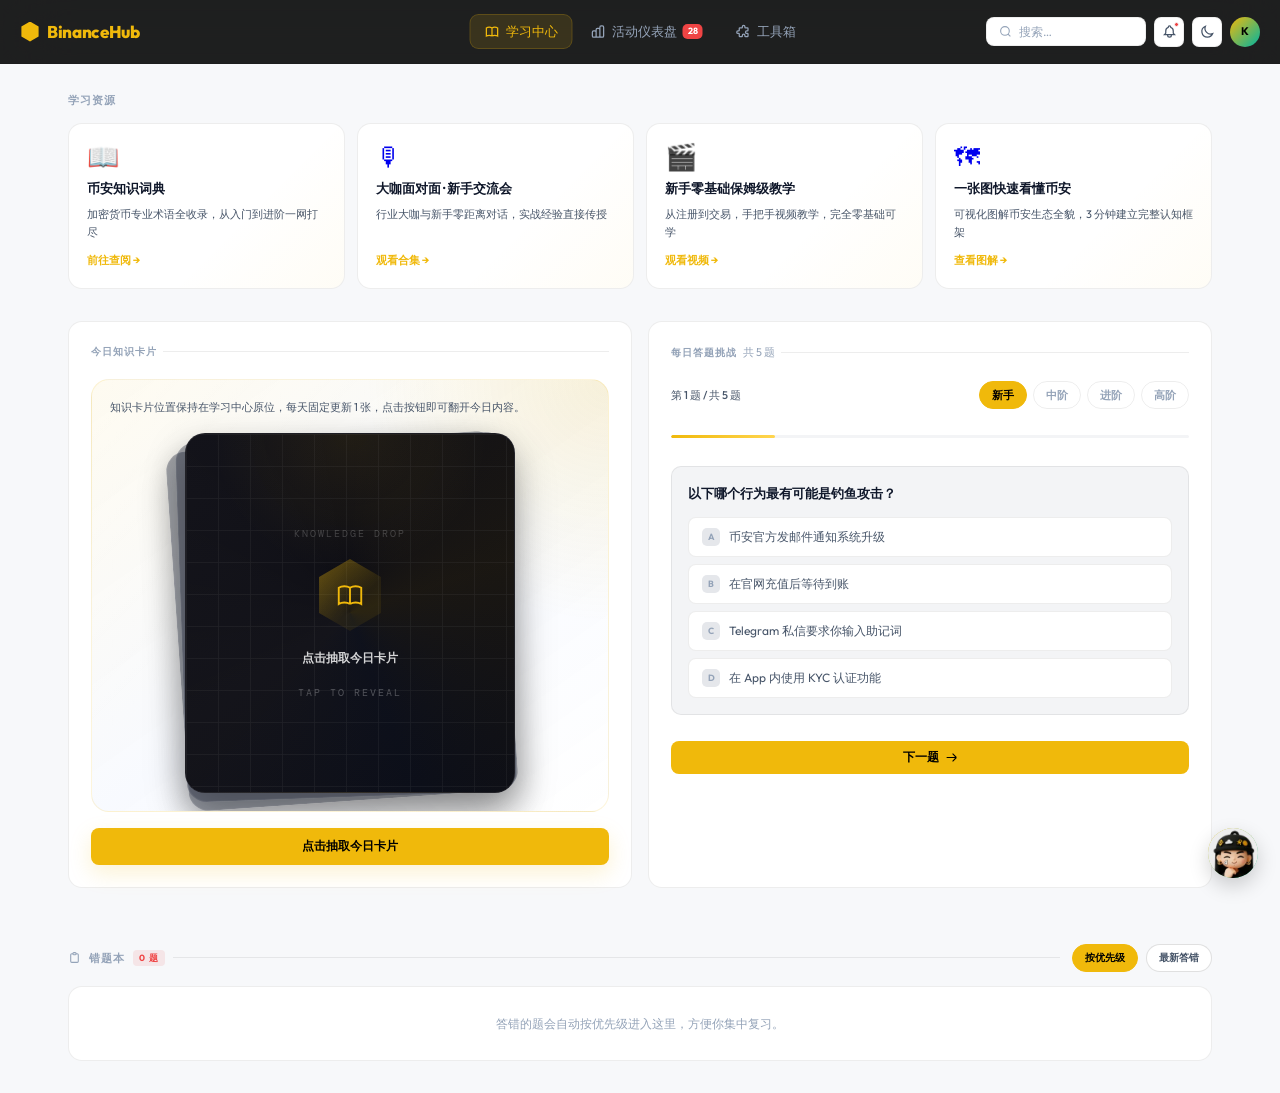
<file: binancehub_v6_5.html>
<!DOCTYPE html>
<html lang="zh-CN">
<head>
<meta charset="UTF-8">
<meta name="viewport" content="width=device-width, initial-scale=1.0">
<title>BinanceHub</title>
<link href="https://fonts.googleapis.com/css2?family=DM+Mono:wght@400;500&family=Outfit:wght@300;400;500;600;700;800&display=swap" rel="stylesheet">
<link rel="stylesheet" href="https://cdnjs.cloudflare.com/ajax/libs/font-awesome/6.5.0/css/all.min.css">
<style>
*,*::before,*::after{box-sizing:border-box;margin:0;padding:0}
:root{
  /* ── Light mode (default) ── */
  --bg:#F7F8FA;--bg1:#F0F2F5;--bg2:#FFFFFF;--bg3:#F3F4F6;--bg4:#E5E7EB;--bg5:#D1D5DB;
  --rim:rgba(0,0,0,0.07);--rim2:rgba(0,0,0,0.12);--rim3:rgba(0,0,0,0.20);
  --gold:#F0B90B;--gold2:#FFD54F;--gold3:#FFF3B0;
  --gs:rgba(240,185,11,0.12);--gg:rgba(240,185,11,0.06);--gb:rgba(240,185,11,0.04);
  --cyan:#00B4A0;--cs:rgba(0,180,160,0.10);
  --blue:#3B82F6;--bs:rgba(59,130,246,0.10);
  --red:#EF4444;--rs:rgba(239,68,68,0.10);
  --green:#10B981;--grs:rgba(16,185,129,0.10);
  --purple:#8B5CF6;--ps:rgba(139,92,246,0.10);
  --orange:#F97316;--os:rgba(249,115,22,0.10);
  --t1:#0F172A;--t2:#475569;--t3:#94A3B8;--t4:#CBD5E1;
  --nav:64px;--font:'Outfit',sans-serif;--mono:'DM Mono',monospace;
  --r:10px;--r2:14px;--r3:20px;
  --card-bg:rgba(255,255,255,0.85);
  --shadow:0 1px 3px rgba(0,0,0,0.06),0 4px 16px rgba(0,0,0,0.06);
  --shadow2:0 4px 16px rgba(0,0,0,0.1),0 16px 40px rgba(0,0,0,0.08);
}
/* ── Dark mode ── */
body.dark{
  --bg:#000000;--bg1:#0A0A0A;--bg2:#111111;--bg3:#181818;--bg4:#1E1E1E;--bg5:#252525;
  --rim:rgba(255,255,255,0.07);--rim2:rgba(255,255,255,0.12);--rim3:rgba(255,255,255,0.20);
  --t1:#F1F5F9;--t2:#94A3B8;--t3:#475569;--t4:#1E293B;
  --card-bg:rgba(255,255,255,0.04);
  --shadow:0 1px 3px rgba(0,0,0,0.3),0 4px 16px rgba(0,0,0,0.25);
  --shadow2:0 4px 16px rgba(0,0,0,0.4),0 16px 40px rgba(0,0,0,0.3);
}
html{scroll-behavior:smooth}
body{background:var(--bg);color:var(--t1);font-family:var(--font);font-size:14px;line-height:1.5;min-height:100vh;overflow-x:hidden;transition:background .3s,color .3s}
::-webkit-scrollbar{width:3px;height:3px}
::-webkit-scrollbar-track{background:transparent}
::-webkit-scrollbar-thumb{background:var(--rim2);border-radius:2px}

/* ══ NAVBAR ══════════════════════════════════════════════ */
.nav{
  position:sticky;top:0;z-index:100;
  height:var(--nav);display:flex;align-items:center;justify-content:space-between;padding:0 20px;
  background:rgba(0,0,0,0.88);backdrop-filter:blur(32px) saturate(200%);
  border-bottom:1px solid var(--rim);
}
body.dark .nav{background:rgba(0,0,0,0.90)}
.nav-logo{font-weight:800;font-size:17px;color:var(--gold);display:flex;align-items:center;gap:7px;flex-shrink:0;cursor:pointer;letter-spacing:-0.02em;}
.logo-hex{width:20px;height:20px;background:var(--gold);clip-path:polygon(50% 0%,93% 25%,93% 75%,50% 100%,7% 75%,7% 25%);flex-shrink:0}
.nav-tabs{display:flex;align-items:center;gap:3px;position:absolute;left:50%;transform:translateX(-50%)}
.ntab{display:flex;align-items:center;gap:6px;padding:7px 14px;border-radius:9px;font-size:13px;font-weight:500;color:var(--t3);cursor:pointer;white-space:nowrap;transition:all .18s;border:1px solid transparent;}
.ntab svg{width:15px;height:15px;flex-shrink:0}
.ntab:hover{color:var(--t2);background:var(--bg3)}
.ntab.on{color:var(--gold);background:var(--gs);border-color:rgba(240,185,11,0.2)}
.nbadge{background:var(--red);color:#fff;font-size:9px;font-weight:700;padding:1px 5px;border-radius:5px;line-height:1.4}
.ntab.on .nbadge{background:var(--rs);color:var(--red)}
.nav-r{display:flex;align-items:center;gap:8px;flex-shrink:0}
.nsearch{display:flex;align-items:center;gap:7px;background:var(--bg2);border:1px solid var(--rim);border-radius:8px;padding:6px 12px;width:160px;transition:all .25s;}
.nsearch:focus-within{border-color:rgba(240,185,11,0.3);width:200px}
.nsearch input{background:none;border:none;outline:none;color:var(--t1);font-size:12px;font-family:var(--font);width:100%}
.nsearch input::placeholder{color:var(--t3)}
.nico{width:30px;height:30px;border-radius:7px;background:var(--bg2);border:1px solid var(--rim);display:flex;align-items:center;justify-content:center;cursor:pointer;transition:all .18s;position:relative}
.nico svg{width:15px;height:15px;color:var(--t2)}
.nico:hover{border-color:var(--rim2)}
.npip{position:absolute;top:4px;right:4px;width:5px;height:5px;border-radius:50%;background:var(--red);border:1.5px solid var(--bg)}
.nav-av{width:30px;height:30px;border-radius:50%;background:linear-gradient(135deg,var(--gold),var(--cyan));display:flex;align-items:center;justify-content:center;font-size:11px;font-weight:700;color:#000;cursor:pointer;flex-shrink:0}
.theme-btn{width:30px;height:30px;border-radius:7px;background:var(--bg2);border:1px solid var(--rim);display:flex;align-items:center;justify-content:center;cursor:pointer;transition:all .18s}
.theme-btn svg{width:15px;height:15px;color:var(--t2)}
.theme-btn:hover{border-color:var(--rim2)}
.nav-hamburger{display:none;width:30px;height:30px;border-radius:7px;background:var(--bg2);border:1px solid var(--rim);align-items:center;justify-content:center;cursor:pointer}
.nav-hamburger svg{width:16px;height:16px;color:var(--t2)}
.mobile-drawer{display:none;position:fixed;inset:0;top:var(--nav);background:rgba(0,0,0,0.96);z-index:90;flex-direction:column;align-items:center;padding:28px 20px;gap:8px}
body.dark .mobile-drawer{background:rgba(250,250,248,0.98)}
.mobile-drawer.open{display:flex}
.mobile-drawer .ntab{width:100%;max-width:300px;justify-content:center;padding:14px;font-size:15px;background:var(--bg2);border-color:var(--rim)}
@media(max-width:900px){
  .nav-tabs{display:none}
  .nav-hamburger{display:flex}
  .nsearch{display:none}
}
@media(max-width:768px){
  .lcat-grid{grid-template-columns:repeat(2,1fr)!important}
  .linter-grid{grid-template-columns:1fr!important}
  .act-grid{grid-template-columns:repeat(2,1fr)!important;padding:10px 14px 24px!important}
  .tgrid{grid-template-columns:repeat(2,1fr)!important}
  .drawer{width:100%!important;border-left:none;border-radius:var(--r3) var(--r3) 0 0;top:auto!important;height:88vh;transform:translateY(100%)}
  .drawer.open{transform:translateY(0)!important}
  .learn-page{padding:16px!important}
  .tools-wrap{padding:16px!important}
  .filter-bar{padding:10px 14px!important}
  .cat-bar{padding:12px 14px 0!important}
  .urg{margin:12px 14px 0!important}
}
@media(max-width:480px){
  .lcat-grid{grid-template-columns:1fr!important}
  .act-grid{grid-template-columns:1fr!important}
  .tgrid{grid-template-columns:1fr 1fr!important}
}

/* ══ PAGE ════════════════════════════════════════════════ */
.page{display:none}
.page.on{display:block;animation:pf .28s ease both}
@keyframes pf{from{opacity:0;transform:translateY(6px)}to{opacity:1;transform:translateY(0)}}

/* ══ ATOMS ══════════════════════════════════════════════ */
.tag{display:inline-flex;align-items:center;gap:3px;font-size:10px;font-weight:600;padding:2px 7px;border-radius:5px;letter-spacing:0.1px}
.tg{background:var(--gs);color:var(--gold)}.tc{background:var(--cs);color:var(--cyan)}.tb{background:var(--bs);color:var(--blue)}.tr{background:var(--rs);color:var(--red)}.tgr{background:var(--grs);color:var(--green)}.tp{background:var(--ps);color:var(--purple)}.to{background:var(--os);color:var(--orange)}.tx{background:var(--bg3);color:var(--t2);border:1px solid var(--rim)}
.btn{display:inline-flex;align-items:center;justify-content:center;gap:6px;border:none;border-radius:8px;font-family:var(--font);font-weight:600;cursor:pointer;transition:all .18s;white-space:nowrap}
.btn-gold{background:var(--gold);color:#000;padding:8px 16px;font-size:12px}.btn-gold:hover{background:var(--gold2);transform:translateY(-1px)}
.btn-ghost{background:transparent;color:var(--t2);border:1px solid var(--rim2);padding:8px 14px;font-size:12px}.btn-ghost:hover{border-color:var(--rim3);color:var(--t1)}

/* ══════════════════════════════════════════════════════
   ① LEARN PAGE
══════════════════════════════════════════════════════ */
.learn-page{padding:28px 28px 0;max-width:1200px;margin:0 auto;width:100%}

/* Category cards */
.lcat-title{font-size:11px;font-weight:700;letter-spacing:1px;text-transform:uppercase;color:var(--t3);margin-bottom:14px}
.lcat-grid{display:grid;grid-template-columns:repeat(4,1fr);gap:12px;margin-bottom:32px}
.lcat-card{
  background:var(--bg2);border:1px solid var(--rim);border-radius:var(--r2);
  padding:20px 18px;cursor:pointer;transition:all .22s;
  display:flex;flex-direction:column;gap:10px;text-decoration:none;
  position:relative;overflow:hidden;
}
.lcat-card::before{content:'';position:absolute;inset:0;background:linear-gradient(135deg,transparent 60%,rgba(240,185,11,.04));pointer-events:none}
.lcat-card:hover{border-color:rgba(240,185,11,.25);transform:translateY(-2px);box-shadow:0 8px 24px rgba(0,0,0,.4)}
.lcat-ico{font-size:26px;line-height:1}
.lcat-name{font-size:13px;font-weight:700;color:var(--t1);line-height:1.3}
.lcat-desc{font-size:11px;color:var(--t2);line-height:1.6}
.lcat-arrow{font-size:11px;color:var(--gold);font-weight:600;margin-top:auto}

/* Knowledge interactive area */
.linter-grid{display:grid;grid-template-columns:1fr 1fr;gap:16px;padding-bottom:32px}

/* Daily card draw */
.lcard-draw{
  background:var(--bg2);border:1px solid var(--rim);border-radius:var(--r2);
  padding:22px;display:flex;flex-direction:column;gap:16px;
}
.lsec-label{font-size:10px;font-weight:700;letter-spacing:1px;text-transform:uppercase;color:var(--t3);margin-bottom:4px;display:flex;align-items:center;gap:6px}
.lsec-label::after{content:'';flex:1;height:1px;background:var(--rim)}
.daily-card-shell{
  position:relative;overflow:hidden;border-radius:18px;padding:18px;
  background:
    radial-gradient(circle at top right, rgba(240,185,11,.14), transparent 36%),
    linear-gradient(145deg, rgba(240,185,11,.06), rgba(75,130,246,.04) 55%, transparent 100%);
  border:1px solid rgba(240,185,11,.14);
}
.daily-card-shell::before{
  content:'';position:absolute;inset:0;pointer-events:none;
  background:
    linear-gradient(135deg, rgba(255,255,255,.06), transparent 40%),
    repeating-linear-gradient(90deg, transparent 0 20px, rgba(255,255,255,.02) 20px 21px);
  opacity:.7;
}
.daily-card-note{
  position:relative;z-index:2;margin-bottom:16px;font-size:11px;line-height:1.7;color:var(--t2);
}
.daily-deck-wrap{
  position:relative;z-index:2;width:min(100%,330px);height:360px;margin:0 auto;
  perspective:1400px;
}
.daily-particle-layer{
  position:absolute;inset:-16px;pointer-events:none;overflow:visible;z-index:5;
}
.daily-particle{
  position:absolute;left:50%;top:50%;
  width:var(--size,6px);height:var(--size,6px);border-radius:999px;
  background:var(--pcolor,var(--gold));opacity:0;
  transform:translate(-50%,-50%) scale(.2);
  animation:dailyParticleBurst .9s cubic-bezier(.16,1,.3,1) forwards;
  animation-delay:var(--delay,0ms);
}
@keyframes dailyParticleBurst{
  0%{opacity:0;transform:translate(-50%,-50%) translate(0,0) scale(.2)}
  18%{opacity:1}
  100%{opacity:0;transform:translate(-50%,-50%) translate(var(--dx),var(--dy)) scale(1)}
}
.daily-ghost-card{
  position:absolute;inset:0;border-radius:20px;
  background:rgba(15,23,42,.38);border:1px solid rgba(255,255,255,.08);
  box-shadow:0 14px 34px rgba(0,0,0,.16);
  transition:transform .5s cubic-bezier(.16,1,.3,1),opacity .5s cubic-bezier(.16,1,.3,1);
}
.daily-ghost-card:nth-child(2){transform:translate(-8px,8px) rotate(-4deg)}
.daily-ghost-card:nth-child(3){transform:translate(-4px,4px) rotate(-2deg)}
.daily-card{
  position:absolute;inset:0;transform-style:preserve-3d;will-change:transform;
  transition:transform .9s cubic-bezier(.16,1,.3,1);
}
.daily-card.flipped{transform:rotateY(180deg)}
.daily-card-face{
  position:absolute;inset:0;border-radius:20px;overflow:hidden;
  backface-visibility:hidden;-webkit-backface-visibility:hidden;
}
.daily-card-back,.daily-card-front{
  background:
    radial-gradient(circle at top, rgba(240,185,11,.08), transparent 35%),
    linear-gradient(145deg, #111118 0%, #09090f 100%);
  border:1px solid rgba(255,255,255,.08);
  box-shadow:0 18px 40px rgba(0,0,0,.28);
}
.daily-card-back{
  display:flex;flex-direction:column;align-items:center;justify-content:center;gap:18px;
}
.daily-card-back::before{
  content:'';position:absolute;inset:0;border-radius:20px;pointer-events:none;
  background:conic-gradient(from 0deg at 50% 50%, rgba(240,185,11,0) 0deg, rgba(240,185,11,.08) 72deg, rgba(59,130,246,.05) 160deg, rgba(255,255,255,.04) 230deg, rgba(240,185,11,0) 360deg);
  opacity:.78;
}
.daily-back-grid{
  position:absolute;inset:0;opacity:.06;
  background-image:
    linear-gradient(rgba(255,255,255,.8) 1px, transparent 1px),
    linear-gradient(90deg, rgba(255,255,255,.8) 1px, transparent 1px);
  background-size:32px 32px;
}
.daily-back-logo{
  position:relative;z-index:2;font-family:var(--mono);font-size:10px;
  letter-spacing:2px;text-transform:uppercase;color:rgba(255,255,255,.2);
}
.daily-back-hex{
  position:relative;z-index:2;width:72px;height:72px;
  display:flex;align-items:center;justify-content:center;
  background:rgba(240,185,11,.08);
  clip-path:polygon(50% 0%, 93% 25%, 93% 75%, 50% 100%, 7% 75%, 7% 25%);
  animation:dailyHexPulse 3s ease-in-out infinite;
}
.daily-back-hex::after{
  content:'';position:absolute;inset:-1px;
  clip-path:polygon(50% 0%, 93% 25%, 93% 75%, 50% 100%, 7% 75%, 7% 25%);
  background:linear-gradient(135deg, rgba(240,185,11,.38), transparent 60%);
}
.daily-back-hex svg{position:relative;z-index:2;width:30px;height:30px;color:var(--gold)}
@keyframes dailyHexPulse{
  0%,100%{transform:scale(1);background:rgba(240,185,11,.08)}
  50%{transform:scale(1.06);background:rgba(240,185,11,.15)}
}
.daily-back-hint{
  position:relative;z-index:2;font-size:12px;font-weight:600;color:rgba(255,255,255,.82);
}
.daily-back-sub{
  position:relative;z-index:2;font-family:var(--mono);font-size:10px;
  letter-spacing:2px;text-transform:uppercase;color:rgba(255,255,255,.28);
  animation:dailyHintPulse 2s ease-in-out infinite;
}
@keyframes dailyHintPulse{0%,100%{opacity:.35}50%{opacity:.82}}
.daily-card-front{
  transform:rotateY(180deg);display:flex;flex-direction:column;
}
.daily-card-shine{
  position:absolute;inset:0;border-radius:20px;pointer-events:none;z-index:4;opacity:0;
  background:radial-gradient(circle at var(--mx,50%) var(--my,50%), rgba(255,255,255,.09) 0%, transparent 56%);
  transition:opacity .25s ease;
}
.daily-card.flipped:hover .daily-card-shine{opacity:1}
.daily-card-holo{
  position:absolute;inset:0;border-radius:20px;pointer-events:none;z-index:3;
  background:linear-gradient(125deg, rgba(240,185,11,0) 0%, rgba(240,185,11,.05) 30%, rgba(59,130,246,.05) 58%, rgba(16,185,129,.04) 82%, rgba(240,185,11,0) 100%);
  transform:translateX(var(--hx,0%));
  transition:transform .15s linear;
}
.daily-card-accent{
  height:3px;border-radius:20px 20px 0 0;
  background:linear-gradient(90deg, var(--gold), rgba(240,185,11,0) 80%);
}
.daily-card-content{
  position:relative;z-index:2;flex:1;padding:28px 24px 22px;
  display:flex;flex-direction:column;
}
.daily-card-cat{
  display:inline-flex;align-items:center;gap:6px;width:fit-content;margin-bottom:18px;
  padding:4px 11px;border-radius:999px;
  background:rgba(240,185,11,.08);border:1px solid rgba(240,185,11,.18);
  font-family:var(--mono);font-size:9px;letter-spacing:1.4px;text-transform:uppercase;color:var(--gold);
}
.daily-card-cat-dot{
  width:6px;height:6px;border-radius:50%;background:var(--gold);
  animation:dailyDotPulse 2s ease-in-out infinite;
}
@keyframes dailyDotPulse{0%,100%{opacity:1}50%{opacity:.4}}
.daily-card-word{
  font-size:30px;font-weight:800;line-height:1.05;letter-spacing:-.03em;margin-bottom:8px;
  background:linear-gradient(135deg, #fff 18%, rgba(255,255,255,.62) 100%);
  -webkit-background-clip:text;-webkit-text-fill-color:transparent;background-clip:text;
}
.daily-card-sub{
  font-family:var(--mono);font-size:10px;letter-spacing:1.2px;text-transform:uppercase;
  color:rgba(255,255,255,.24);margin-bottom:18px;
}
.daily-card-divider{height:1px;background:rgba(255,255,255,.06);margin-bottom:18px}
.daily-card-def{
  font-size:13px;line-height:1.8;color:rgba(255,255,255,.66);flex:1;
}
.daily-card-def strong{color:rgba(255,255,255,.92)}
.daily-card-footer{
  position:relative;z-index:2;
  display:flex;align-items:center;justify-content:space-between;gap:10px;
  padding:14px 24px 20px;border-top:1px solid rgba(255,255,255,.05);
}
.daily-card-num{
  font-family:var(--mono);font-size:10px;letter-spacing:.8px;color:rgba(255,255,255,.22);
}
.daily-card-badge{
  position:absolute;top:-10px;right:-10px;z-index:6;
  min-width:44px;height:32px;padding:0 10px;border-radius:999px;
  display:flex;align-items:center;justify-content:center;
  background:var(--gold);color:#000;font-family:var(--mono);font-size:10px;font-weight:700;
  box-shadow:0 8px 20px rgba(240,185,11,.28);
  transform:scale(0);transition:transform .4s .22s cubic-bezier(.34,1.56,.64,1);
}
.daily-card.flipped .daily-card-badge{transform:scale(1)}
.daily-xp-burst{
  position:absolute;top:42%;left:50%;z-index:7;pointer-events:none;
  transform:translate(-50%,-50%);font-size:18px;font-weight:800;color:var(--gold);opacity:0;
}
.daily-xp-burst.pop{animation:dailyXpPop .82s cubic-bezier(.16,1,.3,1) forwards}
@keyframes dailyXpPop{
  0%{transform:translate(-50%,-50%) scale(.6);opacity:0}
  42%{transform:translate(-50%,-82%) scale(1.08);opacity:1}
  100%{transform:translate(-50%,-120%) scale(.94);opacity:0}
}
.daily-card.dealing{animation:dailyCardDeal .6s cubic-bezier(.16,1,.3,1) both}
@keyframes dailyCardDeal{
  0%{transform:translateY(52px) rotateX(18deg) scale(.92);opacity:0}
  100%{transform:translateY(0) rotateX(0deg) scale(1);opacity:1}
}
.draw-btn-row{display:flex;gap:8px;width:100%}
.daily-draw-btn{
  position:relative;overflow:hidden;flex:1;padding:10px 14px;font-size:12px;
  box-shadow:0 8px 22px rgba(240,185,11,.18);
}
.daily-draw-btn::after{
  content:'';position:absolute;inset:0;
  background:linear-gradient(90deg, transparent 0%, rgba(255,255,255,.28) 50%, transparent 100%);
  transform:translateX(-100%);
}
.daily-draw-btn.shine-run::after{
  transform:translateX(100%);transition:transform .55s ease;
}
@media(max-width:768px){
  .daily-card-shell{padding:16px}
  .daily-deck-wrap{width:min(100%,300px);height:320px}
  .daily-card-content{padding:24px 20px 18px}
  .daily-card-word{font-size:26px}
  .daily-card-def{font-size:12px}
}

/* Quiz section */
.lquiz{
  background:var(--bg2);border:1px solid var(--rim);border-radius:var(--r2);
  padding:22px;display:flex;flex-direction:column;gap:16px;
}
.quiz-diff{display:flex;gap:6px}
.qdiff{padding:5px 12px;border-radius:20px;border:1px solid var(--rim);font-size:11px;font-weight:600;color:var(--t3);cursor:pointer;transition:all .18s}
.qdiff:hover{border-color:var(--rim2);color:var(--t2)}
.qdiff.on{background:var(--gold);border-color:var(--gold);color:#000}
.quiz-box{background:var(--bg3);border-radius:var(--r);padding:16px;border:1px solid var(--rim)}
.quiz-q{font-size:13px;font-weight:600;line-height:1.6;margin-bottom:13px;color:var(--t1)}
.quiz-opts{display:flex;flex-direction:column;gap:7px}
.qopt{
  display:flex;align-items:center;gap:9px;padding:10px 13px;border-radius:8px;
  border:1px solid var(--rim);font-size:12px;cursor:pointer;transition:all .18s;color:var(--t2);
  background:var(--bg2);
}
.qopt:hover{border-color:var(--gold);background:var(--gg);color:var(--gold)}
.qopt.ok{border-color:var(--green);background:var(--grs);color:var(--green);pointer-events:none}
.qopt.ng{border-color:var(--red);background:var(--rs);color:var(--red);pointer-events:none}
.qopt.disabled{pointer-events:none;opacity:.5}
.qlbl{width:18px;height:18px;border-radius:5px;background:var(--bg4);display:flex;align-items:center;justify-content:center;font-size:9px;font-weight:700;color:var(--t3);flex-shrink:0}
.qopt.ok .qlbl{background:var(--green);color:#fff}.qopt.ng .qlbl{background:var(--red);color:#fff}
.quiz-next{margin-top:4px}
.wrongbook-head{
  display:flex;align-items:center;justify-content:space-between;gap:12px;
  margin:24px 0 14px;
}
.wrongbook-title{
  display:flex;align-items:center;gap:8px;font-size:11px;font-weight:700;
  letter-spacing:1px;text-transform:uppercase;color:var(--t3);min-width:0;flex:1;
}
.wrongbook-title-line{flex:1;height:1px;background:var(--rim);min-width:40px}
.wrongbook-count{
  background:var(--rs);color:var(--red);font-size:9px;font-weight:700;
  padding:1px 6px;border-radius:4px;
}
.wrongbook-controls{display:flex;gap:8px;flex-shrink:0}
.wrongbook-chip{
  border:1px solid var(--rim2);background:var(--bg2);color:var(--t2);
  border-radius:999px;padding:6px 12px;font-size:10px;font-weight:700;cursor:pointer;transition:all .18s;
}
.wrongbook-chip:hover{border-color:rgba(240,185,11,.24);color:var(--gold)}
.wrongbook-chip.on{background:var(--gold);border-color:var(--gold);color:#000}
.wrongbook-panel{
  background:var(--bg2);border:1px solid var(--rim);border-radius:var(--r2);
  overflow:hidden;margin-bottom:32px;
}
.wrongbook-empty{
  padding:26px 18px;text-align:center;font-size:12px;color:var(--t3);line-height:1.8;
}
.wrongbook-item{
  display:flex;align-items:flex-start;justify-content:space-between;gap:12px;
  padding:13px 16px;border-bottom:1px solid var(--rim);
}
.wrongbook-item:last-child{border-bottom:none}
.wrongbook-main{flex:1;min-width:0}
.wrongbook-q{font-size:12px;font-weight:600;color:var(--t1);margin-bottom:4px;line-height:1.5}
.wrongbook-sub{font-size:11px;color:var(--t2);line-height:1.7}
.wrongbook-right{display:flex;flex-direction:column;align-items:flex-end;gap:6px;flex-shrink:0}
.wrongbook-badges{display:flex;gap:6px;flex-wrap:wrap;justify-content:flex-end}
.wrongbook-badge{font-size:9px;font-weight:700;padding:2px 7px;border-radius:5px}
.wrongbook-badge.diff{background:var(--bg3);color:var(--t2);border:1px solid var(--rim)}
.wrongbook-badge.p3{background:var(--rs);color:var(--red)}
.wrongbook-badge.p2{background:var(--gs);color:var(--gold)}
.wrongbook-badge.p1{background:var(--bs);color:var(--blue)}
.wrongbook-link{
  font-size:11px;color:var(--gold);font-weight:600;text-decoration:none;
  display:flex;align-items:center;gap:4px;
}

/* ══════════════════════════════════════════════════════
   ② ACTIVITY PAGE
══════════════════════════════════════════════════════ */
.act-page{display:flex;flex-direction:column;min-height:calc(100vh - var(--nav));max-width:1200px;margin:0 auto;width:100%}

/* Tab bar */
.cat-bar{
  background:var(--bg1);border-bottom:1px solid var(--rim);
  display:flex;overflow-x:auto;padding:0 24px;scrollbar-width:none;flex-shrink:0;
}
.cat-bar::-webkit-scrollbar{display:none}
.ctab{
  display:flex;align-items:center;gap:5px;padding:0 14px;height:44px;
  font-size:12px;font-weight:600;color:var(--t3);cursor:pointer;
  border-bottom:2px solid transparent;white-space:nowrap;transition:color .15s;flex-shrink:0;
}
.ctab:hover{color:var(--t2)}.ctab.on{color:var(--gold);border-bottom-color:var(--gold)}
.ctab-n{background:var(--bg3);color:var(--t3);font-size:9px;font-weight:700;padding:1px 5px;border-radius:4px}
.ctab.on .ctab-n{background:var(--gs);color:var(--gold)}

/* Filter bar */
.filter-bar{
  display:flex;align-items:center;gap:0;padding:0 24px;
  border-bottom:1px solid var(--rim);flex-shrink:0;height:44px;
}
.fb-left{display:flex;align-items:center;gap:7px;flex:1;overflow-x:auto;scrollbar-width:none}
.fb-left::-webkit-scrollbar{display:none}
.gf-btn{
  display:flex;align-items:center;gap:5px;
  padding:5px 12px;border-radius:16px;
  border:1px solid var(--rim2);
  background:var(--bg2);
  font-size:11px;font-weight:600;color:var(--t1);cursor:pointer;transition:all .18s;white-space:nowrap;flex-shrink:0;
  box-shadow:0 1px 3px rgba(0,0,0,0.06);
}
.gf-btn svg{width:12px;height:12px;flex-shrink:0}
.gf-btn:hover{border-color:var(--gold);color:var(--gold)}
.gf-btn.on{background:var(--gold);border-color:var(--gold);color:#000;box-shadow:0 2px 8px rgba(240,185,11,0.3)}
.gf-btn.on svg{color:#000}
.lf-sep{width:1px;height:20px;background:var(--rim);flex-shrink:0;margin:0 6px}
.lf-label{font-size:10px;font-weight:700;color:var(--gold);flex-shrink:0;white-space:nowrap;letter-spacing:.4px}
.lf-chip{
  padding:3px 10px;border-radius:14px;border:1px solid rgba(240,185,11,.2);
  font-size:11px;font-weight:600;color:var(--t2);cursor:pointer;transition:all .15s;white-space:nowrap;flex-shrink:0;
}
.lf-chip:hover{border-color:var(--gold);color:var(--gold)}.lf-chip.on{background:var(--gs);border-color:var(--gold);color:var(--gold)}
.fb-right{display:flex;align-items:center;gap:6px;flex-shrink:0;margin-left:12px}
.sort-sel{
  background:var(--bg2);border:1px solid var(--rim);border-radius:7px;
  padding:4px 20px 4px 9px;font-size:11px;font-weight:600;color:var(--t2);
  cursor:pointer;outline:none;font-family:var(--font);appearance:none;
  background-image:url("data:image/svg+xml,%3Csvg xmlns='http://www.w3.org/2000/svg' width='9' height='5'%3E%3Cpath d='M0 0l4.5 5L9 0z' fill='%23444'/%3E%3C/svg%3E");
  background-repeat:no-repeat;background-position:right 6px center;background-color:var(--bg2);
}
.view-tog{display:flex;border:1px solid var(--rim);border-radius:7px;overflow:hidden}
.vbtn{width:28px;height:28px;display:flex;align-items:center;justify-content:center;background:var(--bg2);color:var(--t3);cursor:pointer;font-size:12px;transition:all .15s;border:none}
.vbtn:hover{color:var(--t2)}.vbtn.on{background:var(--gs);color:var(--gold)}
.vbtn+.vbtn{border-left:1px solid var(--rim)}

/* Urgency banner */
.urg{
  margin:14px 24px 0;
  background:rgba(255,77,106,.05);border:1px solid rgba(255,77,106,.15);
  border-radius:9px;padding:9px 14px;display:flex;align-items:center;gap:9px;flex-shrink:0;
  animation:urgp 2.5s ease-in-out infinite;
}
@keyframes urgp{0%,100%{border-color:rgba(255,77,106,.15)}50%{border-color:rgba(255,77,106,.3)}}
.urg-t{flex:1;font-size:11px;color:var(--t2)}.urg-t strong{color:var(--red)}
.urg-cd{font-family:var(--mono);font-size:11px;color:var(--red);flex-shrink:0}

/* Card grid */
.act-grid{display:grid;grid-template-columns:repeat(3,1fr);gap:12px;padding:14px 24px 28px}
.act-grid.list{grid-template-columns:1fr}

/* Activity card — glassmorphism, no stripe */
.acard{
  background:var(--card-bg);
  backdrop-filter:blur(12px);
  border:1px solid var(--rim);
  border-radius:var(--r2);
  overflow:hidden;cursor:pointer;transition:all .22s;position:relative;
  box-shadow:0 2px 8px rgba(0,0,0,0.2),0 8px 24px rgba(0,0,0,0.12);
}
/* dark handled by --card-bg */
.acard:hover{transform:translateY(-3px);box-shadow:0 4px 16px rgba(0,0,0,0.28),0 16px 40px rgba(0,0,0,0.18);border-color:rgba(240,185,11,0.15)}
.acard.hot{border-color:rgba(255,77,106,0.2);box-shadow:0 2px 8px rgba(255,77,106,0.08),0 8px 24px rgba(0,0,0,0.12)}
.acard-body{padding:14px}
.acard-top{display:flex;align-items:flex-start;justify-content:space-between;gap:8px;margin-bottom:10px}
.acard-ico{width:34px;height:34px;border-radius:8px;display:flex;align-items:center;justify-content:center;font-size:16px;flex-shrink:0}
.acard-tags{display:flex;flex-wrap:wrap;gap:3px;justify-content:flex-end}
.acard-title{font-size:12px;font-weight:700;margin-bottom:3px;line-height:1.3;color:var(--t1)}
.acard-sub{font-size:11px;color:var(--t2);margin-bottom:10px;line-height:1.5}
.acard-nums{display:grid;grid-template-columns:1fr 1fr;gap:5px;margin-bottom:9px}
.anb{background:var(--bg3);border-radius:7px;padding:7px 9px;border:1px solid var(--rim)}
.anl{font-size:10px;color:var(--t3);margin-bottom:2px}.anv{font-family:var(--mono);font-size:12px;font-weight:500}
/* risk */
.acard-risk{
  display:flex;align-items:center;gap:5px;
  background:rgba(255,77,106,.06);border:1px solid rgba(255,77,106,.14);
  border-radius:6px;padding:5px 9px;margin-bottom:9px;font-size:10px;color:var(--red);
}
/* remaining time (renamed from deadline) */
.acard-dl{
  background:var(--bg3);border-radius:7px;padding:7px 10px;
  display:flex;align-items:center;justify-content:space-between;margin-bottom:9px;
  border:1px solid var(--rim);
}
.dl-l{font-size:10px;color:var(--t3);display:flex;align-items:center;gap:4px}
.dl-l svg{width:11px;height:11px}
.dl-v{font-family:var(--mono);font-size:11px;font-weight:500;color:var(--gold)}
.dl-v.soon{color:var(--red)}
.acard-acts{display:flex;gap:6px}
/* subscribed indicator */
.sub-dot{position:absolute;top:14px;left:14px;width:5px;height:5px;border-radius:50%;background:var(--gold);box-shadow:0 0 6px rgba(240,185,11,0.5)}

/* ── DRAWER ──────────────────────── */
.overlay{position:fixed;inset:0;background:rgba(0,0,0,.6);z-index:200;display:none;backdrop-filter:blur(4px)}
.overlay.on{display:block}
.drawer{
  position:fixed;right:0;top:0;bottom:0;width:400px;
  background:var(--bg1);border-left:1px solid var(--rim2);
  z-index:210;transform:translateX(100%);
  transition:transform .3s cubic-bezier(0.4,0,.2,1);
  overflow-y:auto;display:flex;flex-direction:column;
}
.drawer.open{transform:translateX(0)}
.dh{
  padding:18px 20px 14px;border-bottom:1px solid var(--rim);
  background:var(--bg2);position:sticky;top:0;z-index:1;
}
.dh-top{display:flex;align-items:flex-start;justify-content:space-between;gap:10px}
.dh-title{font-size:14px;font-weight:700;line-height:1.3;color:var(--t1)}
.dh-close{
  width:26px;height:26px;border-radius:6px;background:var(--bg3);
  border:1px solid var(--rim);display:flex;align-items:center;justify-content:center;
  cursor:pointer;font-size:12px;flex-shrink:0;color:var(--t2);transition:all .15s;
}
.dh-close:hover{background:var(--rs);border-color:var(--red);color:var(--red)}
.dh-tags{display:flex;gap:4px;flex-wrap:wrap;margin-top:8px}
.db{padding:16px 20px;flex:1}
.dsec{margin-bottom:18px}
.ds-title{font-size:10px;font-weight:700;letter-spacing:.8px;text-transform:uppercase;color:var(--t3);margin-bottom:10px}
/* countdown */
.dcd{background:var(--bg3);border-radius:10px;padding:13px;text-align:center}
.dcd-l{font-size:10px;color:var(--t3);margin-bottom:8px}
.dcd-units{display:flex;justify-content:center;gap:7px}
.dcu{text-align:center}
.dcd-n{
  background:var(--bg);border:1px solid var(--rim2);border-radius:6px;
  padding:5px 7px;font-family:var(--mono);font-size:18px;font-weight:500;color:var(--gold);
  min-width:36px;display:block;
}
.dcd-sep{font-size:14px;color:var(--gold);padding-top:5px}.dcd-lab{font-size:9px;color:var(--t3);margin-top:3px}
/* info rows */
.dir{display:flex;align-items:flex-start;gap:9px;padding:8px 0;border-bottom:1px solid var(--rim)}
.dir:last-child{border-bottom:none}
.di-i{font-size:13px;margin-top:1px;width:16px;text-align:center;flex-shrink:0}
.di-l{font-size:10px;color:var(--t3);margin-bottom:2px}.di-v{font-size:12px;font-weight:600;color:var(--t1)}
.risk-m{display:flex;gap:3px;margin-top:5px}
.rm{width:16px;height:4px;border-radius:2px;background:var(--bg4)}
.rm.l{background:var(--green)}.rm.m{background:var(--gold)}.rm.h{background:var(--red)}
/* steps */
.step{display:flex;gap:9px;padding:7px 0;border-bottom:1px solid var(--rim)}
.step:last-child{border-bottom:none}
.step-c{
  width:20px;height:20px;border-radius:50%;flex-shrink:0;margin-top:1px;
  background:var(--gs);border:1px solid rgba(240,185,11,.2);
  color:var(--gold);font-size:9px;font-weight:700;
  display:flex;align-items:center;justify-content:center;
}
.step-t{font-size:11px;color:var(--t2);line-height:1.6}
/* drawer actions */
.d-acts{display:flex;flex-direction:column;gap:6px}
.d-btn{
  width:100%;padding:10px;border-radius:9px;border:none;
  font-size:12px;font-weight:700;cursor:pointer;font-family:var(--font);
  transition:all .18s;display:flex;align-items:center;justify-content:center;gap:6px;
}
.d-pri{background:var(--gold);color:#000}.d-pri:hover{background:var(--gold2);transform:translateY(-1px)}
.d-sec{background:var(--bg3);color:var(--t1);border:1px solid var(--rim)}.d-sec:hover{border-color:var(--rim2);background:var(--bg4)}

/* ══════════════════════════════════════════════════════
   ③ TOOLS PAGE
══════════════════════════════════════════════════════ */
.tools-wrap{padding:24px 28px;max-width:1200px;margin:0 auto;width:100%}
.tg{margin-bottom:28px}
.tg-hd{display:flex;align-items:center;gap:10px;margin-bottom:13px}
.tg-acc{width:3px;height:13px;border-radius:2px;flex-shrink:0}
.tg-name{font-size:10px;font-weight:700;letter-spacing:1px;text-transform:uppercase;color:var(--t2)}
.tg-line{flex:1;height:1px;background:var(--rim)}
.tgrid{display:grid;grid-template-columns:repeat(4,1fr);gap:12px}
.tcard{
  background:var(--bg2);border:1px solid var(--rim);border-radius:var(--r2);
  overflow:hidden;cursor:pointer;transition:all .2s;display:flex;flex-direction:column;
}
.tcard:hover{transform:translateY(-2px);box-shadow:0 10px 24px rgba(0,0,0,.12)}
.tc-b{padding:16px 16px 12px;flex:1;position:relative;overflow:hidden}
.tc-ico{font-size:26px;display:block;line-height:1;margin-bottom:9px}
.tc-bg{position:absolute;top:8px;right:8px;font-size:42px;opacity:.04;pointer-events:none;line-height:1}
.tc-title{font-size:12px;font-weight:700;margin-bottom:3px;color:var(--t1)}.tc-desc{font-size:11px;color:var(--t2);line-height:1.6}
.tc-f{padding:9px 16px;border-top:1px solid var(--rim);display:flex;align-items:center;justify-content:space-between;background:transparent}
.tc-a{font-size:11px;font-weight:700}.tcard.ts .tc-a{color:var(--red)}.tcard.td .tc-a{color:var(--gold)}.tcard.tc2 .tc-a{color:var(--blue)}
.tc-s{font-size:10px;color:var(--t3)}

/* ══ MODALS ══════════════════════════════════════════ */
.mbg{
  position:fixed;inset:0;z-index:400;background:rgba(0,0,0,.7);
  backdrop-filter:blur(10px);display:none;align-items:center;justify-content:center;padding:20px;
}
.mbg.on{display:flex}
.modal{
  background:var(--bg2);border:1px solid var(--rim2);border-radius:var(--r3);
  width:100%;max-width:480px;max-height:88vh;overflow-y:auto;
  animation:mi .22s cubic-bezier(0.4,0,.2,1);
}
@keyframes mi{from{opacity:0;transform:scale(.93) translateY(8px)}to{opacity:1;transform:none}}
.mh{
  display:flex;align-items:center;justify-content:space-between;
  padding:18px 22px 14px;border-bottom:1px solid var(--rim);
  position:sticky;top:0;background:var(--bg2);z-index:1;border-radius:var(--r3) var(--r3) 0 0;
}
.mt{font-size:14px;font-weight:700;display:flex;align-items:center;gap:8px}
.mc{width:26px;height:26px;border-radius:6px;background:var(--bg3);border:1px solid var(--rim);display:flex;align-items:center;justify-content:center;cursor:pointer;font-size:11px;color:var(--t2);transition:all .15s}
.mc:hover{background:var(--rs);border-color:var(--red);color:var(--red)}
.mb{padding:18px 22px}
.ml{font-size:11px;font-weight:600;color:var(--t2);margin-bottom:5px;display:block}
.mi{width:100%;background:var(--bg3);border:1px solid var(--rim2);border-radius:8px;padding:9px 12px;color:var(--t1);font-size:12px;outline:none;font-family:var(--font);transition:border-color .18s;margin-bottom:8px}
.mi:focus{border-color:rgba(240,185,11,.3)}
.mhint{font-size:10px;color:var(--t3);margin-bottom:10px}
.rlnks{display:flex;gap:6px;flex-wrap:wrap;margin-bottom:10px}
.rlnk{padding:4px 10px;border-radius:6px;font-size:11px;font-weight:600;text-decoration:none;transition:all .15s}
.r-ok{background:var(--grs);color:var(--green);border:1px solid rgba(0,192,118,.2)}
.r-ng{background:var(--rs);color:var(--red);border:1px solid rgba(255,77,106,.2)}
.r-warn{background:var(--gs);color:var(--gold);border:1px solid rgba(240,185,11,.2)}
.r-blue{background:var(--bs);color:var(--blue);border:1px solid rgba(75,142,241,.2)}
.res-ok{background:var(--grs);border:1px solid rgba(0,192,118,.2);border-radius:9px;padding:11px 13px;display:flex;align-items:center;gap:9px;margin-top:9px}
.res-ng{background:var(--rs);border:1px solid rgba(255,77,106,.2);border-radius:9px;padding:11px 13px;display:flex;align-items:center;gap:9px;margin-top:9px}
.res-warn{background:var(--gs);border:1px solid rgba(240,185,11,.2);border-radius:9px;padding:11px 13px;display:flex;align-items:center;gap:9px;margin-top:9px}
.res-ico{font-size:15px;flex-shrink:0}
.res-title{font-size:12px;font-weight:700;margin-bottom:2px}
.res-sub{font-size:11px;color:var(--t2)}
/* fg */
.fg-n{font-family:var(--mono);font-size:46px;font-weight:500;color:var(--gold);line-height:1}
.fg-bar{height:6px;border-radius:3px;background:linear-gradient(90deg,var(--red),var(--orange),var(--gold),#8BC34A,var(--green));margin:12px 0 5px;position:relative}
.fg-ptr{position:absolute;width:10px;height:10px;border-radius:50%;background:#fff;border:2px solid var(--gold);top:50%;transform:translate(-50%,-50%)}
.fg-row{display:flex;justify-content:space-around;margin-top:13px}
.fgv{font-family:var(--mono);font-size:14px;font-weight:500}
.fgl{font-size:10px;color:var(--t3);margin-top:2px}
/* share card */
.sc-prev{
  background:linear-gradient(135deg,#0A0A0A,#1A1A1A);
  border:1px solid rgba(240,185,11,.25);border-radius:12px;
  padding:20px;text-align:center;margin-bottom:14px;
}
.scp-badge{display:inline-flex;align-items:center;gap:5px;background:var(--gs);border:1px solid rgba(240,185,11,.25);border-radius:16px;padding:3px 11px;font-size:10px;font-weight:700;color:var(--gold);margin-bottom:11px}
.scp-t{font-size:15px;font-weight:700;margin-bottom:5px}
.scp-s{font-size:11px;color:var(--t2);margin-bottom:13px}
.scp-stats{display:flex;justify-content:center;gap:22px}
.scpn{font-family:var(--mono);font-size:15px;font-weight:500;color:var(--gold)}.scpl{font-size:9px;color:var(--t3);margin-top:2px}
.news-tone-row{display:flex;gap:8px;margin-bottom:10px}
.news-tone{
  flex:1;border:1px solid var(--rim2);border-radius:999px;background:var(--bg3);
  color:var(--t2);padding:8px 12px;font-size:11px;font-weight:700;cursor:pointer;transition:all .18s;
}
.news-tone:hover{border-color:rgba(240,185,11,.22);color:var(--gold)}
.news-tone.on{background:var(--gold);border-color:var(--gold);color:#000}
.news-result-card{
  background:var(--bg3);border:1px solid rgba(240,185,11,.14);border-radius:12px;padding:14px;
}
.news-result-head{display:flex;align-items:center;justify-content:space-between;gap:8px;margin-bottom:10px}
.news-result-meta{font-size:10px;color:var(--t3)}
.news-result-title{font-size:14px;font-weight:700;color:var(--t1);line-height:1.5;margin-bottom:8px}
.news-result-body{font-size:12px;color:var(--t1);line-height:1.85;margin-bottom:12px}
.news-result-points{display:flex;flex-direction:column;gap:7px;margin-bottom:12px}
.news-result-point{
  font-size:11px;color:var(--t2);line-height:1.7;background:var(--bg2);
  border:1px solid var(--rim);border-radius:9px;padding:10px 11px;
}
.news-result-source{
  font-size:10px;color:var(--t3);line-height:1.7;
  border-top:1px dashed var(--rim);padding-top:10px;margin-top:2px;
}
.news-result-actions{display:flex;gap:8px;margin-top:14px}
/* quiz wrong modal */
.qwrong{text-align:center;padding:8px 0 4px}
.qw-emoji{font-size:48px;line-height:1;margin-bottom:10px;animation:shake .5s ease}
@keyframes shake{0%,100%{transform:rotate(0)}20%{transform:rotate(-10deg)}40%{transform:rotate(10deg)}60%{transform:rotate(-8deg)}80%{transform:rotate(8deg)}}
.qw-title{font-size:17px;font-weight:700;margin-bottom:6px;color:var(--red)}
.qw-joke{font-size:13px;color:var(--t2);line-height:1.7;margin-bottom:16px}
.qw-ai{background:var(--bg3);border:1px solid rgba(240,185,11,.15);border-radius:10px;padding:14px;text-align:left}
.qw-ai-label{font-size:10px;font-weight:700;letter-spacing:.8px;text-transform:uppercase;color:var(--gold);margin-bottom:8px;display:flex;align-items:center;gap:6px}
.qw-ai-text{font-size:12px;color:var(--t2);line-height:1.7}

/* ══ AI TUTOR ══════════════════════════════════════ */
.ai-tutor{position:fixed;bottom:22px;right:22px;z-index:500}
.ai-orb-img{width:100%;height:100%;object-fit:cover;border-radius:50%}
.aip-av{width:32px;height:32px;border-radius:50%;overflow:hidden;flex-shrink:0}
.ai-orb{
  width:50px;height:50px;border-radius:50%;
  background:linear-gradient(135deg,var(--gold),var(--cyan));
  display:flex;align-items:center;justify-content:center;font-size:20px;
  cursor:pointer;box-shadow:0 8px 20px rgba(0,0,0,.18);
  transition:transform .2s,box-shadow .2s;animation:orb 3s ease-in-out infinite;
}
.ai-orb:hover{transform:scale(1.08);box-shadow:0 10px 24px rgba(0,0,0,.22)}
@keyframes orb{0%,100%{transform:translateY(0)}50%{transform:translateY(-4px)}}
.ai-panel{
  position:absolute;bottom:60px;right:0;width:310px;
  background:var(--bg2);border:1px solid rgba(240,185,11,.18);border-radius:18px;
  overflow:hidden;transform-origin:bottom right;
  transform:scale(.88) translateY(8px);opacity:0;pointer-events:none;
  transition:all .22s cubic-bezier(0.4,0,.2,1);
}
.ai-panel.open{transform:scale(1) translateY(0);opacity:1;pointer-events:all}
.aip-head{
  display:flex;align-items:center;gap:9px;padding:13px 16px;
  background:linear-gradient(135deg,var(--bg3),rgba(240,185,11,.05));
  border-bottom:1px solid var(--rim);
}
.aip-av{width:30px;height:30px;border-radius:50%;background:linear-gradient(135deg,var(--gold),var(--cyan));display:flex;align-items:center;justify-content:center;font-size:14px}
.aip-name{font-size:12px;font-weight:700}
.aip-status{font-size:10px;color:var(--cyan);display:flex;align-items:center;gap:4px}
.aip-status::before{content:'';width:4px;height:4px;border-radius:50%;background:var(--cyan);animation:pls 1.5s infinite}
@keyframes pls{0%,100%{opacity:1}50%{opacity:.4}}
.aip-tabs{display:flex;border-bottom:1px solid var(--rim)}
.aip-tab{flex:1;padding:8px;font-size:11px;font-weight:600;text-align:center;cursor:pointer;color:var(--t3);transition:all .15s}
.aip-tab:hover{color:var(--t2)}.aip-tab.on{color:var(--gold);background:var(--gg)}
.aip-msgs{padding:12px;max-height:200px;overflow-y:auto;display:flex;flex-direction:column;gap:8px}
.aip-msg{background:var(--bg3);border-radius:10px 10px 10px 3px;padding:9px 12px;font-size:11px;color:var(--t2);line-height:1.6}
.aip-msg.user{background:var(--gs);border:1px solid rgba(240,185,11,.12);border-radius:10px 10px 3px 10px;color:var(--t1);text-align:right}
.aip-msg strong{color:var(--gold)}
.aip-recs{padding:10px 12px;display:flex;flex-direction:column;gap:6px;max-height:230px;overflow-y:auto}
.aip-rec{background:var(--bg3);border:1px solid var(--rim);border-radius:9px;padding:9px 12px;cursor:pointer;transition:all .15s}
.aip-rec:hover{border-color:rgba(240,185,11,.22);background:var(--gg)}
.aip-rec-t{font-size:11px;font-weight:700;margin-bottom:2px;color:var(--t1)}.aip-rec-s{font-size:10px;color:var(--t2)}
.aip-inp-row{padding:9px 12px;border-top:1px solid var(--rim);display:flex;gap:6px}
.aip-inp{flex:1;background:var(--bg3);border:1px solid var(--rim);border-radius:7px;padding:6px 10px;color:var(--t1);font-size:11px;outline:none;font-family:var(--font);transition:border-color .18s}
.aip-inp:focus{border-color:rgba(240,185,11,.3)}
.aip-send{width:28px;height:28px;border-radius:7px;background:var(--gold);border:none;cursor:pointer;color:#000;font-size:12px;font-weight:700;display:flex;align-items:center;justify-content:center;flex-shrink:0}

/* ══ TOAST ══════════════════════════════════════════ */
.toast{
  position:fixed;bottom:82px;left:50%;transform:translateX(-50%) translateY(50px);
  background:var(--bg2);border:1px solid var(--green);border-radius:9px;
  padding:9px 16px;font-size:12px;font-weight:600;
  display:flex;align-items:center;gap:7px;z-index:600;opacity:0;
  transition:all .24s;white-space:nowrap;box-shadow:0 4px 16px rgba(0,0,0,.3);
}
.toast.on{transform:translateX(-50%) translateY(0);opacity:1}
.toast.err{border-color:var(--red)}.toast.warn{border-color:var(--gold)}
</style>
</head>
<body>

<!-- ══ NAV ══ -->
<nav class="nav">
  <div class="nav-logo"><div class="logo-hex"></div>BinanceHub</div>
  <div class="nav-tabs">
    <div class="ntab on" onclick="goPage('learn',this)">
      <svg fill="none" viewBox="0 0 24 24" stroke="currentColor" stroke-width="2"><path d="M12 6.253v13m0-13C10.832 5.477 9.246 5 7.5 5S4.168 5.477 3 6.253v13C4.168 18.477 5.754 18 7.5 18s3.332.477 4.5 1.253m0-13C13.168 5.477 14.754 5 16.5 5c1.747 0 3.332.477 4.5 1.253v13C19.832 18.477 18.247 18 16.5 18c-1.746 0-3.332.477-4.5 1.253"/></svg>
      学习中心
    </div>
    <div class="ntab" onclick="goPage('activity',this)">
      <svg fill="none" viewBox="0 0 24 24" stroke="currentColor" stroke-width="2"><path d="M9 19v-6a2 2 0 00-2-2H5a2 2 0 00-2 2v6a2 2 0 002 2h2a2 2 0 002-2zm0 0V9a2 2 0 012-2h2a2 2 0 012 2v10m-6 0a2 2 0 002 2h2a2 2 0 002-2m0 0V5a2 2 0 012-2h2a2 2 0 012 2v14a2 2 0 01-2 2h-2a2 2 0 01-2-2z"/></svg>
      活动仪表盘 <span class="nbadge">28</span>
    </div>
    <div class="ntab" onclick="goPage('tools',this)">
      <svg fill="none" viewBox="0 0 24 24" stroke="currentColor" stroke-width="2"><path d="M11 4a2 2 0 114 0v1a1 1 0 001 1h3a1 1 0 011 1v3a1 1 0 01-1 1h-1a2 2 0 100 4h1a1 1 0 011 1v3a1 1 0 01-1 1h-3a1 1 0 01-1-1v-1a2 2 0 10-4 0v1a1 1 0 01-1 1H7a1 1 0 01-1-1v-3a1 1 0 00-1-1H4a2 2 0 110-4h1a1 1 0 001-1V7a1 1 0 011-1h3a1 1 0 001-1V4z"/></svg>
      工具箱
    </div>
  </div>
  <div class="nav-r">
    <div class="nsearch">
      <svg width="13" height="13" fill="none" viewBox="0 0 24 24" stroke="currentColor" stroke-width="2" style="color:var(--t3);flex-shrink:0"><circle cx="11" cy="11" r="8"/><path d="m21 21-4.35-4.35"/></svg>
      <input type="text" placeholder="搜索…" id="gSearch" oninput="filterCards()">
    </div>
    <div class="nico" onclick="toast('3 个活动即将截止','warn')">
      <svg fill="none" viewBox="0 0 24 24" stroke="currentColor" stroke-width="2"><path d="M15 17h5l-1.405-1.405A2.032 2.032 0 0118 14.158V11a6.002 6.002 0 00-4-5.659V5a2 2 0 10-4 0v.341C7.67 6.165 6 8.388 6 11v3.159c0 .538-.214 1.055-.595 1.436L4 17h5m6 0v1a3 3 0 11-6 0v-1m6 0H9"/></svg>
      <div class="npip"></div>
    </div>
    <div class="theme-btn" onclick="toggleTheme()" title="切换主题">
      <svg fill="none" viewBox="0 0 24 24" stroke="currentColor" stroke-width="2"><path d="M20.354 15.354A9 9 0 018.646 3.646 9.003 9.003 0 0012 21a9.003 9.003 0 008.354-5.646z"/></svg>
    </div>
    <div class="nav-av">K</div>
    <div class="nav-hamburger" onclick="toggleMobileMenu()">
      <svg fill="none" viewBox="0 0 24 24" stroke="currentColor" stroke-width="2"><path d="M4 6h16M4 12h16M4 18h16"/></svg>
    </div>
  </div>
</nav>
<div class="mobile-drawer" id="mobileDrawer">
  <div class="ntab" onclick="goPage('learn',null);closeMobileMenu()">
    <svg fill="none" viewBox="0 0 24 24" stroke="currentColor" stroke-width="2"><path d="M12 6.253v13m0-13C10.832 5.477 9.246 5 7.5 5S4.168 5.477 3 6.253v13C4.168 18.477 5.754 18 7.5 18s3.332.477 4.5 1.253m0-13C13.168 5.477 14.754 5 16.5 5c1.747 0 3.332.477 4.5 1.253v13C19.832 18.477 18.247 18 16.5 18c-1.746 0-3.332.477-4.5 1.253"/></svg>
    学习中心
  </div>
  <div class="ntab" onclick="goPage('activity',null);closeMobileMenu()">
    <svg fill="none" viewBox="0 0 24 24" stroke="currentColor" stroke-width="2"><path d="M9 19v-6a2 2 0 00-2-2H5a2 2 0 00-2 2v6a2 2 0 002 2h2a2 2 0 002-2zm0 0V9a2 2 0 012-2h2a2 2 0 012 2v10m-6 0a2 2 0 002 2h2a2 2 0 002-2m0 0V5a2 2 0 012-2h2a2 2 0 012 2v14a2 2 0 01-2 2h-2a2 2 0 01-2-2z"/></svg>
    活动仪表盘
  </div>
  <div class="ntab" onclick="goPage('tools',null);closeMobileMenu()">
    <svg fill="none" viewBox="0 0 24 24" stroke="currentColor" stroke-width="2"><path d="M11 4a2 2 0 114 0v1a1 1 0 001 1h3a1 1 0 011 1v3a1 1 0 01-1 1h-1a2 2 0 100 4h1a1 1 0 011 1v3a1 1 0 01-1 1h-3a1 1 0 01-1-1v-1a2 2 0 10-4 0v1a1 1 0 01-1 1H7a1 1 0 01-1-1v-3a1 1 0 00-1-1H4a2 2 0 110-4h1a1 1 0 001-1V7a1 1 0 011-1h3a1 1 0 001-1V4z"/></svg>
    工具箱
  </div>
</div>

<!-- ══════════ LEARN PAGE ══════════ -->
<div class="page on" id="page-learn">
  <div class="learn-page">

    <div class="lcat-title">学习资源</div>
    <div class="lcat-grid">
      <a class="lcat-card" href="https://www.binance.com/zh-CN/square/hashtag/%E5%B8%81%E5%AE%89%E7%9F%A5%E8%AF%86%E8%AF%8D%E5%85%B8" target="_blank">
        <div class="lcat-ico">📖</div>
        <div class="lcat-name">币安知识词典</div>
        <div class="lcat-desc">加密货币专业术语全收录，从入门到进阶一网打尽</div>
        <div class="lcat-arrow">前往查阅 →</div>
      </a>
      <a class="lcat-card" href="https://www.binance.com/zh-CN/square/post/289729168722738?_ul=aHR0cHM6Ly9hcHAuYmluYW5jZS5jb20vdW5pLXFyL2NhcnQvMjg5NzI5MTY4NzIyNzM4P2w9emgtQ04mcj1YdWV0YW5nJnVjPXdlYl9zcXVhcmVfc2hhcmVfbGluayZ1Y289UktEbjNSY3FPYWQ4Sk43TjZYUW14USZ1cz1jb3B5bGluaw&ref=Xuetang&utm_campaign=web_square_share_link&utm_content=RKDn3RcqOad8JN7N6XQmxQ&utm_source=copylink" target="_blank">
        <div class="lcat-ico">🎙</div>
        <div class="lcat-name">大咖面对面 · 新手交流会</div>
        <div class="lcat-desc">行业大咖与新手零距离对话，实战经验直接传授</div>
        <div class="lcat-arrow">观看合集 →</div>
      </a>
      <a class="lcat-card" href="https://www.binance.com/zh-CN/square/post/35420439555866?_ul=aHR0cHM6Ly9hcHAuYmluYW5jZS5jb20vdW5pLXFyL2NhcnQvMzU0MjA0Mzk1NTU4NjY_bD16aC1DTiZyPVh1ZXRhbmcmdWM9d2ViX3NxdWFyZV9zaGFyZV9saW5rJnVjbz1SS0RuM1JjcU9hZDhKTjdONlhRbXhRJnVzPWNvcHlsaW5r&ref=Xuetang&utm_campaign=web_square_share_link&utm_content=RKDn3RcqOad8JN7N6XQmxQ&utm_source=copylink" target="_blank">
        <div class="lcat-ico">🎬</div>
        <div class="lcat-name">新手零基础保姆级教学</div>
        <div class="lcat-desc">从注册到交易，手把手视频教学，完全零基础可学</div>
        <div class="lcat-arrow">观看视频 →</div>
      </a>
      <a class="lcat-card" href="https://www.binance.com/zh-CN/square/post/35414480240065?_ul=aHR0cHM6Ly9hcHAuYmluYW5jZS5jb20vdW5pLXFyL2NhcnQvMzU0MTQ0ODAyNDAwNjU_dXM9Y29weWxpbmsmbD16aC1DTiZyPVh1ZXRhbmcmdWM9d2ViX3NxdWFyZV9zaGFyZV9saW5rJnVjbz1SS0RuM1JjcU9hZDhKTjdONlhRbXhR&ref=Xuetang&utm_campaign=web_square_share_link&utm_content=RKDn3RcqOad8JN7N6XQmxQ&utm_source=copylink" target="_blank">
        <div class="lcat-ico">🗺</div>
        <div class="lcat-name">一张图快速看懂币安</div>
        <div class="lcat-desc">可视化图解币安生态全貌，3 分钟建立完整认知框架</div>
        <div class="lcat-arrow">查看图解 →</div>
      </a>
    </div>

    <div class="linter-grid">

      <!-- Daily card draw -->
      <div class="lcard-draw">
        <div class="lsec-label">今日知识卡片</div>
        <div class="daily-card-shell">
          <div class="daily-card-note">知识卡片位置保持在学习中心原位，每天固定更新 1 张，点击按钮即可翻开今日内容。</div>
          <div class="daily-deck-wrap" id="dailyDeckWrap">
            <div class="daily-particle-layer" id="dailyParticleLayer"></div>
            <div class="daily-ghost-card"></div>
            <div class="daily-ghost-card"></div>
            <div class="daily-card" id="dailyCard">
              <div class="daily-card-badge" id="dcBadge">TODAY</div>
              <div class="daily-xp-burst" id="dcBurst">今日解锁</div>
              <div class="daily-card-face daily-card-back" id="dcBack">
                <div class="daily-back-grid"></div>
                <div class="daily-back-logo">Knowledge Drop</div>
                <div class="daily-back-hex">
                  <svg fill="none" viewBox="0 0 24 24" stroke="currentColor" stroke-width="1.5">
                    <path d="M12 6.253v13m0-13C10.832 5.477 9.246 5 7.5 5S4.168 5.477 3 6.253v13C4.168 18.477 5.754 18 7.5 18s3.332.477 4.5 1.253m0-13C13.168 5.477 14.754 5 16.5 5c1.747 0 3.332.477 4.5 1.253v13C19.832 18.477 18.247 18 16.5 18c-1.746 0-3.332.477-4.5 1.253"/>
                  </svg>
                </div>
                <div class="daily-back-hint">点击抽取今日卡片</div>
                <div class="daily-back-sub">Tap To Reveal</div>
              </div>
              <div class="daily-card-face daily-card-front" id="dcFront">
                <div class="daily-card-shine" id="dcShine"></div>
                <div class="daily-card-holo" id="dcHolo"></div>
                <div class="daily-card-accent"></div>
                <div class="daily-card-content">
                  <div class="daily-card-cat"><span class="daily-card-cat-dot"></span><span id="dcCat"></span></div>
                  <div class="daily-card-word" id="dcWord"></div>
                  <div class="daily-card-sub" id="dcSub"></div>
                  <div class="daily-card-divider"></div>
                  <div class="daily-card-def" id="dcDef"></div>
                </div>
                <div class="daily-card-footer">
                  <span class="daily-card-num" id="dcNum"></span>
                </div>
              </div>
            </div>
          </div>
        </div>
        <div class="draw-btn-row">
          <button class="btn btn-gold daily-draw-btn" id="dcDrawBtn" onclick="drawDailyCard()">点击抽取今日卡片</button>
        </div>
        <div class="draw-btn-row" id="dcActions" style="display:none">
          <button class="btn btn-ghost" style="width:100%;font-size:11px;padding:8px 12px" onclick="shareCurrentDailyCard()">𝕏 分享到 Twitter</button>
        </div>
      </div>

      <!-- Quiz -->
      <div class="lquiz">
        <div class="lsec-label">每日答题挑战 <span style="font-weight:400;color:var(--t3);font-size:11px;text-transform:none;letter-spacing:0">共 5 题</span></div>
        <div style="display:flex;align-items:center;justify-content:space-between;margin-bottom:10px">
          <div style="font-size:11px;color:var(--t2);font-weight:500">第 <span id="qNum">1</span> 题 / 共 5 题</div>
          <div class="quiz-diff">
            <div class="qdiff on" onclick="setDiff(this,'beginner')">新手</div>
            <div class="qdiff" onclick="setDiff(this,'mid')">中阶</div>
            <div class="qdiff" onclick="setDiff(this,'adv')">进阶</div>
            <div class="qdiff" onclick="setDiff(this,'expert')">高阶</div>
          </div>
        </div>
        <div style="height:3px;background:var(--bg3);border-radius:2px;overflow:hidden;margin-bottom:12px">
          <div id="qPfill" style="height:100%;background:linear-gradient(90deg,var(--gold),var(--gold2));border-radius:2px;width:20%;transition:width .4s"></div>
        </div>
        <div class="quiz-box">
          <div class="quiz-q" id="quizQ">加载中…</div>
          <div class="quiz-opts" id="quizOpts"></div>
        </div>
        <button class="btn btn-gold quiz-next" style="font-size:12px;padding:8px 16px;margin-top:10px" onclick="nextQ()">
          下一题
          <svg width="13" height="13" fill="none" viewBox="0 0 24 24" stroke="currentColor" stroke-width="2"><path d="M14 5l7 7m0 0l-7 7m7-7H3"/></svg>
        </button>
      </div>

    </div><!-- end linter-grid -->

    <!-- ─── 错题本 ─── -->
    <div class="wrongbook-head">
      <div class="wrongbook-title">
        <svg width="13" height="13" fill="none" viewBox="0 0 24 24" stroke="currentColor" stroke-width="2"><path d="M9 5H7a2 2 0 00-2 2v12a2 2 0 002 2h10a2 2 0 002-2V7a2 2 0 00-2-2h-2M9 5a2 2 0 002 2h2a2 2 0 002-2M9 5a2 2 0 012-2h2a2 2 0 012 2"/></svg>
        错题本
        <span class="wrongbook-count" id="wrongCount">0 题</span>
        <span class="wrongbook-title-line"></span>
      </div>
      <div class="wrongbook-controls">
        <button class="wrongbook-chip on" onclick="setWrongBookView('priority',this)">按优先级</button>
        <button class="wrongbook-chip" onclick="setWrongBookView('latest',this)">最新答错</button>
      </div>
    </div>
    <div class="wrongbook-panel" id="wrongBookList"></div>
  </div>
</div>

<!-- ══════════ ACTIVITY PAGE ══════════ -->
<div class="page" id="page-activity">
  <div class="act-page">

    <div class="cat-bar" id="catBar">
      <div class="ctab on" onclick="setCat(this,'all')"><svg width="12" height="12" fill="none" viewBox="0 0 24 24" stroke="currentColor" stroke-width="2"><rect x="3" y="3" width="7" height="7" rx="1"/><rect x="14" y="3" width="7" height="7" rx="1"/><rect x="3" y="14" width="7" height="7" rx="1"/><rect x="14" y="14" width="7" height="7" rx="1"/></svg>全部 <span class="ctab-n">28</span></div>
      <div class="ctab" onclick="setCat(this,'launch')"><svg width="12" height="12" fill="none" viewBox="0 0 24 24" stroke="currentColor" stroke-width="2"><path d="M13 10V3L4 14h7v7l9-11h-7z"/></svg>打新挖矿 <span class="ctab-n">6</span></div>
      <div class="ctab" onclick="setCat(this,'earn')"><svg width="12" height="12" fill="none" viewBox="0 0 24 24" stroke="currentColor" stroke-width="2"><circle cx="12" cy="12" r="10"/><path d="M12 8v4m0 4h.01"/></svg>赚币理财 <span class="ctab-n">6</span></div>
      <div class="ctab" onclick="setCat(this,'square')"><svg width="12" height="12" fill="none" viewBox="0 0 24 24" stroke="currentColor" stroke-width="2"><path d="M11 5.882V19.24a1.76 1.76 0 01-3.417.592l-2.147-6.15M18 13a3 3 0 100-6M5.436 13.683A4.001 4.001 0 017 6h1.832c4.1 0 7.625-1.234 9.168-3v14c-1.543-1.766-5.067-3-9.168-3H7a3.988 3.988 0 01-1.564-.317z"/></svg>广场任务 <span class="ctab-n">4</span></div>
      <div class="ctab" onclick="setCat(this,'trade')"><svg width="12" height="12" fill="none" viewBox="0 0 24 24" stroke="currentColor" stroke-width="2"><polyline points="22 7 13.5 15.5 8.5 10.5 2 17"/><polyline points="16 7 22 7 22 13"/></svg>交易竞赛 <span class="ctab-n">3</span></div>
      <div class="ctab" onclick="setCat(this,'welfare')"><svg width="12" height="12" fill="none" viewBox="0 0 24 24" stroke="currentColor" stroke-width="2"><path d="M12 8v13m0-13V6a2 2 0 112 2h-2zm0 0V5.5A2.5 2.5 0 109.5 8H12zm-7 4h14M5 12a2 2 0 110-4h3m0 4H9a2 2 0 110 4m3-4h5a2 2 0 010 4H12m0 0v4"/></svg>福利活动 <span class="ctab-n">4</span></div>
      <div class="ctab" onclick="setCat(this,'social')"><svg width="12" height="12" fill="none" viewBox="0 0 24 24" stroke="currentColor" stroke-width="2"><path d="M8.684 13.342C8.886 12.938 9 12.482 9 12c0-.482-.114-.938-.316-1.342m0 2.684a3 3 0 110-2.684m0 2.684l6.632 3.316m-6.632-6l6.632-3.316m0 0a3 3 0 105.367-2.684 3 3 0 00-5.367 2.684zm0 9.316a3 3 0 105.368 2.684 3 3 0 00-5.368-2.684z"/></svg>社媒活动 <span class="ctab-n">2</span></div>
      <div class="ctab" onclick="setCat(this,'newbie')"><svg width="12" height="12" fill="none" viewBox="0 0 24 24" stroke="currentColor" stroke-width="2"><path d="M16 7a4 4 0 11-8 0 4 4 0 018 0zM12 14a7 7 0 00-7 7h14a7 7 0 00-7-7z"/></svg>新用户 <span class="ctab-n">2</span></div>
    </div>

    <div class="filter-bar">
      <div class="fb-left" id="filterLeft">
        <button class="gf-btn on" id="gf-urgent" onclick="toggleGF('urgent',this)"><svg width="12" height="12" fill="none" viewBox="0 0 24 24" stroke="currentColor" stroke-width="2"><circle cx="12" cy="12" r="10"/><polyline points="12 6 12 12 16 14"/></svg>即将截止</button>
        <button class="gf-btn" id="gf-sub" onclick="toggleGF('sub',this)"><svg width="12" height="12" fill="none" viewBox="0 0 24 24" stroke="currentColor" stroke-width="2"><path d="M11.049 2.927c.3-.921 1.603-.921 1.902 0l1.519 4.674a1 1 0 00.95.69h4.915c.969 0 1.371 1.24.588 1.81l-3.976 2.888a1 1 0 00-.363 1.118l1.518 4.674c.3.922-.755 1.688-1.538 1.118l-3.976-2.888a1 1 0 00-1.176 0l-3.976 2.888c-.783.57-1.838-.197-1.538-1.118l1.518-4.674a1 1 0 00-.363-1.118l-3.976-2.888c-.784-.57-.38-1.81.588-1.81h4.914a1 1 0 00.951-.69l1.519-4.674z"/></svg>已订阅</button>
        <div id="lfArea" style="display:none;display:flex;align-items:center;gap:7px;flex-shrink:0"></div>
      </div>
      <div class="fb-right">
        <select class="sort-sel" onchange="toast('排序已更新','info')">
          <option>截止时间</option><option>热度</option><option>新上线</option><option>收益率</option>
        </select>
        <div class="view-tog">
          <div class="vbtn on" onclick="setView('grid',this)" title="网格"><svg width="13" height="13" fill="none" viewBox="0 0 24 24" stroke="currentColor" stroke-width="2"><rect x="3" y="3" width="7" height="7" rx="1"/><rect x="14" y="3" width="7" height="7" rx="1"/><rect x="3" y="14" width="7" height="7" rx="1"/><rect x="14" y="14" width="7" height="7" rx="1"/></svg></div>
          <div class="vbtn" onclick="setView('list',this)" title="列表"><svg width="13" height="13" fill="none" viewBox="0 0 24 24" stroke="currentColor" stroke-width="2"><path d="M4 6h16M4 12h16M4 18h16"/></svg></div>
        </div>
      </div>
    </div>

    <div class="urg">
      <svg width="15" height="15" fill="none" viewBox="0 0 24 24" stroke="currentColor" stroke-width="2" style="color:var(--red);flex-shrink:0"><path d="M12 9v2m0 4h.01M21 12a9 9 0 11-18 0 9 9 0 0118 0z"/></svg>
      <div class="urg-t"><strong>3 个活动</strong>今日截止 — Launchpool #178 · Simple Earn USDT 15% · WOTD</div>
      <span class="urg-cd" id="urgCd">23:14:08</span>
    </div>

    <div class="act-grid" id="actGrid"></div>
    <div style="padding:0 24px 28px;display:flex;justify-content:center">
      <button class="btn btn-ghost" style="font-size:12px;padding:9px 20px;gap:7px" onclick="openModal('modal-add-activity')">
        <svg width="14" height="14" fill="none" viewBox="0 0 24 24" stroke="currentColor" stroke-width="2"><circle cx="12" cy="12" r="10"/><path d="M12 8v8m-4-4h8"/></svg>
        添加自定义活动
      </button>
    </div>

  </div>
</div>

<!-- ══════════ TOOLS PAGE ══════════ -->
<div class="page" id="page-tools">
  <div class="tools-wrap">

    <div class="tg">
      <div class="tg-hd"><span class="tg-acc" style="background:var(--red)"></span><span class="tg-name">安全工具</span><div class="tg-line"></div></div>
      <div class="tgrid">
        <div class="tcard ts" onclick="openModal('modal-addr')"><div class="tc-b"><div class="tc-ico" style="background:rgba(239,68,68,0.1)"><svg fill="none" viewBox="0 0 24 24" stroke="currentColor" stroke-width="2" style="width:20px;height:20px;color:var(--red)"><path d="M9 12l2 2 4-4m5.618-4.016A11.955 11.955 0 0112 2.944a11.955 11.955 0 01-8.618 3.04A12.02 12.02 0 003 9c0 5.591 3.824 10.29 9 11.622 5.176-1.332 9-6.03 9-11.622 0-1.042-.133-2.052-.382-3.016z"/></svg></div><div class="tc-title">地址安全检测</div><div class="tc-desc">粘贴合约或钱包地址，查询黑名单与风险评分</div></div><div class="tc-f"><span class="tc-a">立即检测 →</span><span class="tc-s">GoPlus API</span></div></div>
        <div class="tcard ts" onclick="openModal('modal-phish')"><div class="tc-b"><div class="tc-ico" style="background:rgba(239,68,68,0.1)"><svg fill="none" viewBox="0 0 24 24" stroke="currentColor" stroke-width="2" style="width:20px;height:20px;color:var(--red)"><path d="M13.828 10.172a4 4 0 00-5.656 0l-4 4a4 4 0 105.656 5.656l1.102-1.101m-.758-4.899a4 4 0 005.656 0l4-4a4 4 0 00-5.656-5.656l-1.1 1.1"/></svg></div><div class="tc-title">钓鱼链接检测</div><div class="tc-desc">输入任意 URL，智能识别仿冒钓鱼网站</div></div><div class="tc-f"><span class="tc-a">检测链接 →</span><span class="tc-s">防伪库同步</span></div></div>
        <div class="tcard ts" onclick="window.open('https://etherscan.io/tokenapprovalchecker','_blank')"><div class="tc-b"><div class="tc-ico" style="background:rgba(239,68,68,0.1)"><svg fill="none" viewBox="0 0 24 24" stroke="currentColor" stroke-width="2" style="width:20px;height:20px;color:var(--red)"><path d="M12 15v2m-6 4h12a2 2 0 002-2v-6a2 2 0 00-2-2H6a2 2 0 00-2 2v6a2 2 0 002 2zm10-10V7a4 4 0 00-8 0v4h8z"/></svg></div><div class="tc-title">钱包授权扫描</div><div class="tc-desc">检查并撤销不安全的智能合约授权，保护资产安全</div></div><div class="tc-f"><span class="tc-a">Etherscan →</span><span class="tc-s">官方工具</span></div></div>
        <div class="tcard ts" onclick="window.open('https://www.binance.com/en/official-verification','_blank')"><div class="tc-b"><div class="tc-ico" style="background:rgba(239,68,68,0.1)"><svg fill="none" viewBox="0 0 24 24" stroke="currentColor" stroke-width="2" style="width:20px;height:20px;color:var(--red)"><path d="M9 12l2 2 4-4M7.835 4.697a3.42 3.42 0 001.946-.806 3.42 3.42 0 014.438 0 3.42 3.42 0 001.946.806 3.42 3.42 0 013.138 3.138 3.42 3.42 0 00.806 1.946 3.42 3.42 0 010 4.438 3.42 3.42 0 00-.806 1.946 3.42 3.42 0 01-3.138 3.138 3.42 3.42 0 00-1.946.806 3.42 3.42 0 01-4.438 0 3.42 3.42 0 00-1.946-.806 3.42 3.42 0 01-3.138-3.138 3.42 3.42 0 00-.806-1.946 3.42 3.42 0 010-4.438 3.42 3.42 0 00.806-1.946 3.42 3.42 0 013.138-3.138z"/></svg></div><div class="tc-title">官方客服验证</div><div class="tc-desc">在币安官方页面验证联系人身份，防假冒诈骗</div></div><div class="tc-f"><span class="tc-a">官方验证 →</span><span class="tc-s">Binance 官方</span></div></div>
      </div>
    </div>

    <div class="tg">
      <div class="tg-hd"><span class="tg-acc" style="background:var(--gold)"></span><span class="tg-name">市场数据</span><div class="tg-line"></div></div>
      <div class="tgrid">
        <div class="tcard td" onclick="openModal('modal-fg');loadFG()"><div class="tc-b"><div class="tc-ico" style="background:rgba(240,185,11,0.1)"><svg fill="none" viewBox="0 0 24 24" stroke="currentColor" stroke-width="2" style="width:20px;height:20px;color:var(--gold)"><path d="M9.663 17h4.673M12 3v1m6.364 1.636l-.707.707M21 12h-1M4 12H3m3.343-5.657l-.707-.707m2.828 9.9a5 5 0 117.072 0l-.548.547A3.374 3.374 0 0014 18.469V19a2 2 0 11-4 0v-.531c0-.895-.356-1.754-.988-2.386l-.548-.547z"/></svg></div><div class="tc-title">恐慌贪婪指数</div><div class="tc-desc">实时市场情绪指数，alternative.me 官方 API</div></div><div class="tc-f"><span class="tc-a" id="fgBtn">加载中…</span><span class="tc-s">实时更新</span></div></div>
        <div class="tcard td" onclick="window.open('https://coinmarketcal.com/en/','_blank')"><div class="tc-b"><div class="tc-ico" style="background:rgba(240,185,11,0.1)"><svg fill="none" viewBox="0 0 24 24" stroke="currentColor" stroke-width="2" style="width:20px;height:20px;color:var(--gold)"><path d="M8 7V3m8 4V3m-9 8h10M5 21h14a2 2 0 002-2V7a2 2 0 00-2-2H5a2 2 0 00-2 2v12a2 2 0 002 2z"/></svg></div><div class="tc-title">加密事件日历</div><div class="tc-desc">主流项目解锁、升级、减半等重要事件汇总</div></div><div class="tc-f"><span class="tc-a">查看日历 →</span><span class="tc-s">CoinMarketCal</span></div></div>
        <div class="tcard td" onclick="window.open('https://www.binance.com/en/auto-invest','_blank')"><div class="tc-b"><div class="tc-ico" style="background:rgba(240,185,11,0.1)"><svg fill="none" viewBox="0 0 24 24" stroke="currentColor" stroke-width="2" style="width:20px;height:20px;color:var(--gold)"><path d="M4 4v5h.582m15.356 2A8.001 8.001 0 004.582 9m0 0H9m11 11v-5h-.581m0 0a8.003 8.003 0 01-15.357-2m15.357 2H15"/></svg></div><div class="tc-title">定投日历</div><div class="tc-desc">设置 BTC/ETH 定投计划，可视化收益追踪</div></div><div class="tc-f"><span class="tc-a">设置计划 →</span><span class="tc-s">Binance 官方</span></div></div>
        <div class="tcard td" onclick="window.open('https://whalealert.io/','_blank')"><div class="tc-b"><div class="tc-ico" style="background:rgba(240,185,11,0.1)"><svg fill="none" viewBox="0 0 24 24" stroke="currentColor" stroke-width="2" style="width:20px;height:20px;color:var(--gold)"><path d="M15 17h5l-1.405-1.405A2.032 2.032 0 0118 14.158V11a6.002 6.002 0 00-4-5.659V5a2 2 0 10-4 0v.341C7.67 6.165 6 8.388 6 11v3.159c0 .538-.214 1.055-.595 1.436L4 17h5m6 0v1a3 3 0 11-6 0v-1m6 0H9"/></svg></div><div class="tc-title">巨鲸追踪预警</div><div class="tc-desc">大额链上转账实时监控，感知市场主力动向</div></div><div class="tc-f"><span class="tc-a">查看预警 →</span><span class="tc-s">Whale Alert</span></div></div>
        <div class="tcard td" onclick="window.open('https://www.coingecko.com/en/global-charts','_blank')"><div class="tc-b"><div class="tc-ico" style="background:rgba(240,185,11,0.1)"><svg fill="none" viewBox="0 0 24 24" stroke="currentColor" stroke-width="2" style="width:20px;height:20px;color:var(--gold)"><circle cx="12" cy="12" r="10"/><line x1="2" y1="12" x2="22" y2="12"/><path d="M12 2a15.3 15.3 0 014 10 15.3 15.3 0 01-4 10 15.3 15.3 0 01-4-10 15.3 15.3 0 014-10z"/></svg></div><div class="tc-title">全球市值图表</div><div class="tc-desc">加密货币总市值实时数据及主要资产占比分析</div></div><div class="tc-f"><span class="tc-a">查看图表 →</span><span class="tc-s">CoinGecko</span></div></div>
      </div>
    </div>

    <div class="tg">
      <div class="tg-hd"><span class="tg-acc" style="background:var(--blue)"></span><span class="tg-name">创作与运营</span><div class="tg-line"></div></div>
      <div class="tgrid">
        <div class="tcard tc2" onclick="openModal('modal-post-gen')"><div class="tc-b"><div class="tc-ico" style="background:rgba(59,130,246,0.1)"><svg fill="none" viewBox="0 0 24 24" stroke="currentColor" stroke-width="2" style="width:20px;height:20px;color:var(--blue)"><path d="M11 5H6a2 2 0 00-2 2v11a2 2 0 002 2h11a2 2 0 002-2v-5m-1.414-9.414a2 2 0 112.828 2.828L11.828 15H9v-2.828l8.586-8.586z"/></svg></div><div class="tc-title">广场图文生成器</div><div class="tc-desc">AI 生成币安广场原创帖子，配图 + 话题标签一键搞定</div></div><div class="tc-f"><span class="tc-a">开始创作 →</span><span class="tc-s">AI 驱动</span></div></div>
        <div class="tcard tc2" onclick="openModal('modal-lottery')"><div class="tc-b"><div class="tc-ico" style="background:rgba(59,130,246,0.1)"><svg fill="none" viewBox="0 0 24 24" stroke="currentColor" stroke-width="2" style="width:20px;height:20px;color:var(--blue)"><path d="M12 8v4m0 4h.01M21 12a9 9 0 11-18 0 9 9 0 0118 0z"/></svg></div><div class="tc-title">广场抽奖工具</div><div class="tc-desc">发起或参与广场抽奖活动，结果链上可验证透明</div></div><div class="tc-f"><span class="tc-a">发起抽奖 →</span><span class="tc-s">链上验证</span></div></div>
        <div class="tcard tc2" onclick="openModal('modal-translate')"><div class="tc-b"><div class="tc-ico" style="background:rgba(59,130,246,0.1)"><svg fill="none" viewBox="0 0 24 24" stroke="currentColor" stroke-width="2" style="width:20px;height:20px;color:var(--blue)"><path d="M3 5h12M9 3v2m1.048 9.5A18.022 18.022 0 016.412 9m6.088 9h7M11 21l5-10 5 10M12.751 5C11.783 10.77 8.07 15.61 3 18.129"/></svg></div><div class="tc-title">新闻解析器</div><div class="tc-desc">英文新闻一键生成正式版或吐槽版解读，并可直接分享</div></div><div class="tc-f"><span class="tc-a">立即解析 →</span><span class="tc-s">内容生成</span></div></div>
        <div class="tcard tc2" onclick="window.open('https://www.binance.com/en/rewards-hub','_blank')"><div class="tc-b"><div class="tc-ico" style="background:rgba(59,130,246,0.1)"><svg fill="none" viewBox="0 0 24 24" stroke="currentColor" stroke-width="2" style="width:20px;height:20px;color:var(--blue)"><path d="M5 3v4M3 5h4M6 17v4m-2-2h4m5-16l2.286 6.857L21 12l-5.714 2.143L13 21l-2.286-6.857L5 12l5.714-2.143L13 3z"/></svg></div><div class="tc-title">积分商城</div><div class="tc-desc">用 Binance Points 兑换周边、USDT 券、专属 NFT</div></div><div class="tc-f"><span class="tc-a">前往兑换 →</span><span class="tc-s">Binance 官方</span></div></div>
      </div>
    </div>

  </div>
</div>

<!-- ══ DRAWER ══ -->
<div class="overlay" id="overlay" onclick="closeDrawer()"></div>
<div class="drawer" id="drawer">
  <div class="dh">
    <div class="dh-top"><div class="dh-title" id="dTitle">—</div><div class="dh-close" onclick="closeDrawer()"><svg fill="none" viewBox="0 0 24 24" stroke="currentColor" stroke-width="2.5" style="width:14px;height:14px"><path d="M6 18L18 6M6 6l12 12"/></svg></div></div>
    <div class="dh-tags" id="dTags"></div>
  </div>
  <div class="db" id="dBody"></div>
</div>

<!-- ══ MODALS ══ -->

<!-- Add Activity modal -->
<div class="mbg" id="modal-add-activity" onclick="bgc(event,'modal-add-activity')">
  <div class="modal">
    <div class="mh"><div class="mt"><svg fill="none" viewBox="0 0 24 24" stroke="currentColor" stroke-width="2" style="width:16px;height:16px;color:var(--gold)"><circle cx="12" cy="12" r="10"/><path d="M12 8v8m-4-4h8"/></svg>添加自定义活动</div><div class="mc" onclick="closeModal('modal-add-activity')">${close_svg}</div></div>
    <div class="mb">
      <div style="background:var(--gs);border:1px solid rgba(240,185,11,0.2);border-radius:9px;padding:11px 13px;margin-bottom:14px;font-size:11px;color:var(--t2);line-height:1.7">
        <strong style="color:var(--gold);display:block;margin-bottom:4px">✦ 智能识别</strong>
        粘贴任意 Binance 官方活动链接，系统会根据链接结构自动识别活动类型、规则重点和参与步骤并生成卡片。
      </div>
      <label class="ml">粘贴活动链接（Binance 官方 URL）</label>
      <input class="mi" id="addActUrl" placeholder="https://www.binance.com/en/support/announcement/...">
      <div class="mhint">支持所有 binance.com 活动页面、公告页、earn 产品页等</div>
      <button class="btn btn-gold" style="width:100%;padding:11px;font-size:12px;gap:7px" onclick="addCustomActivity()">
        <svg width="14" height="14" fill="none" viewBox="0 0 24 24" stroke="currentColor" stroke-width="2"><path d="M5 3v4M3 5h4M6 17v4m-2-2h4m5-16l2.286 6.857L21 12l-5.714 2.143L13 21l-2.286-6.857L5 12l5.714-2.143L13 3z"/></svg>
        智能识别并添加
      </button>
    </div>
  </div>
</div>

<!-- Address check -->
<div class="mbg" id="modal-addr" onclick="bgc(event,'modal-addr')">
  <div class="modal">
    <div class="mh"><div class="mt"><svg fill="none" viewBox="0 0 24 24" stroke="currentColor" stroke-width="2" style="width:16px;height:16px;color:var(--red)"><path d="M9 12l2 2 4-4m5.618-4.016A11.955 11.955 0 0112 2.944a11.955 11.955 0 01-8.618 3.04A12.02 12.02 0 003 9c0 5.591 3.824 10.29 9 11.622 5.176-1.332 9-6.03 9-11.622 0-1.042-.133-2.052-.382-3.016z"/></svg>地址安全检测</div><div class="mc" onclick="closeModal('modal-addr')"><svg fill="none" viewBox="0 0 24 24" stroke="currentColor" stroke-width="2.5" style="width:14px;height:14px"><path d="M6 18L18 6M6 6l12 12"/></svg></div></div>
    <div class="mb">
      <label class="ml">输入合约或钱包地址</label>
      <div style="display:flex;gap:7px;margin-bottom:8px"><input class="mi" style="margin:0;flex:1" placeholder="0x… 或链上地址" id="addrInp"><button class="btn btn-gold" style="white-space:nowrap" onclick="checkAddr()">检测</button></div>
      <div class="mhint">支持 EVM / BNB Chain / Solana 地址。亦可直接跳转：</div>
      <div class="rlnks">
        <a class="rlnk r-blue" href="https://gopluslabs.io" target="_blank">GoPlus Labs</a>
        <a class="rlnk r-blue" href="https://bscscan.com" target="_blank">BscScan</a>
        <a class="rlnk r-blue" href="https://etherscan.io" target="_blank">Etherscan</a>
      </div>
      <div id="addrRes"></div>
    </div>
  </div>
</div>

<!-- Phishing check -->
<div class="mbg" id="modal-phish" onclick="bgc(event,'modal-phish')">
  <div class="modal">
    <div class="mh"><div class="mt"><svg fill="none" viewBox="0 0 24 24" stroke="currentColor" stroke-width="2" style="width:16px;height:16px;color:var(--red)"><path d="M13.828 10.172a4 4 0 00-5.656 0l-4 4a4 4 0 105.656 5.656l1.102-1.101m-.758-4.899a4 4 0 005.656 0l4-4a4 4 0 00-5.656-5.656l-1.1 1.1"/></svg>钓鱼链接检测</div><div class="mc" onclick="closeModal('modal-phish')"><svg fill="none" viewBox="0 0 24 24" stroke="currentColor" stroke-width="2.5" style="width:14px;height:14px"><path d="M6 18L18 6M6 6l12 12"/></svg></div></div>
    <div class="mb">
      <label class="ml">输入可疑 URL</label>
      <div style="display:flex;gap:7px;margin-bottom:8px"><input class="mi" style="margin:0;flex:1" placeholder="https://…" id="urlInp"><button class="btn btn-gold" style="white-space:nowrap" onclick="checkPhish()">扫描</button></div>
      <div class="rlnks">
        <a class="rlnk r-warn" href="https://www.binance.com/en/official-verification" target="_blank">币安官方验证</a>
        <a class="rlnk r-blue" href="https://urlscan.io" target="_blank">URLScan.io</a>
      </div>
      <div id="phishRes"></div>
    </div>
  </div>
</div>

<!-- Fear & Greed -->
<div class="mbg" id="modal-fg" onclick="bgc(event,'modal-fg')">
  <div class="modal">
    <div class="mh"><div class="mt"><svg fill="none" viewBox="0 0 24 24" stroke="currentColor" stroke-width="2" style="width:16px;height:16px;color:var(--gold)"><path d="M9.663 17h4.673M12 3v1m6.364 1.636l-.707.707M21 12h-1M4 12H3m3.343-5.657l-.707-.707m2.828 9.9a5 5 0 117.072 0l-.548.547A3.374 3.374 0 0014 18.469V19a2 2 0 11-4 0v-.531c0-.895-.356-1.754-.988-2.386l-.548-.547z"/></svg>恐慌贪婪指数</div><div class="mc" onclick="closeModal('modal-fg')"><svg fill="none" viewBox="0 0 24 24" stroke="currentColor" stroke-width="2.5" style="width:14px;height:14px"><path d="M6 18L18 6M6 6l12 12"/></svg></div></div>
    <div class="mb"><div id="fgContent" style="text-align:center;padding:6px 0"><div style="color:var(--t3);padding:20px">加载中…</div></div></div>
  </div>
</div>

<!-- Share card -->
<div class="mbg" id="modal-share-card" onclick="bgc(event,'modal-share-card')">
  <div class="modal">
    <div class="mh"><div class="mt"><svg fill="none" viewBox="0 0 24 24" stroke="currentColor" stroke-width="2" style="width:16px;height:16px;color:var(--blue)"><path d="M4 16l4.586-4.586a2 2 0 012.828 0L16 16m-2-2l1.586-1.586a2 2 0 012.828 0L20 14m-6-6h.01M6 20h12a2 2 0 002-2V6a2 2 0 00-2-2H6a2 2 0 00-2 2v12a2 2 0 002 2z"/></svg>生成分享卡片</div><div class="mc" onclick="closeModal('modal-share-card')"><svg fill="none" viewBox="0 0 24 24" stroke="currentColor" stroke-width="2.5" style="width:14px;height:14px"><path d="M6 18L18 6M6 6l12 12"/></svg></div></div>
    <div class="mb">
      <div class="sc-prev">
        <div class="scp-badge">✨ BinanceHub · 每日知识</div>
        <div class="scp-t" id="scWord">APY vs APR</div>
        <div class="scp-s" id="scDef">年化收益率 vs 年化利率，前者计入复利</div>
        <div class="scp-stats">
          <div><div class="scpn">今日</div><div class="scpl">知识卡片</div></div>
          <div><div class="scpn">BinanceHub</div><div class="scpl">来源</div></div>
        </div>
      </div>
      <div style="display:flex;gap:7px">
        <button class="btn btn-gold" style="flex:1;padding:10px;font-size:12px" onclick="toast('📋 已复制，快去分享！','success')">📋 复制图片</button>
        <button class="btn btn-ghost" style="padding:10px 14px;font-size:12px" onclick="shareCurrentPreviewTwitter()">𝕏 Twitter</button>
      </div>
    </div>
  </div>
</div>

<!-- Post generator -->
<div class="mbg" id="modal-post-gen" onclick="bgc(event,'modal-post-gen')">
  <div class="modal">
    <div class="mh"><div class="mt">✍️ 广场图文生成器</div><div class="mc" onclick="closeModal('modal-post-gen')"><svg fill="none" viewBox="0 0 24 24" stroke="currentColor" stroke-width="2.5" style="width:14px;height:14px"><path d="M6 18L18 6M6 6l12 12"/></svg></div></div>
    <div class="mb">
      <label class="ml">主题关键词</label>
      <input class="mi" placeholder="例：BTC 减半、Launchpool 参与心得…" id="postTopic">
      <label class="ml">风格</label>
      <div style="display:flex;gap:7px;margin-bottom:12px">
        <div class="qdiff on" onclick="selStyle(this)">知识科普</div>
        <div class="qdiff" onclick="selStyle(this)">参与分享</div>
        <div class="qdiff" onclick="selStyle(this)">行情解读</div>
        <div class="qdiff" onclick="selStyle(this)">观点输出</div>
      </div>
      <button class="btn btn-gold" style="width:100%;padding:10px;font-size:12px" onclick="genPost()">✨ AI 生成帖子</button>
      <div id="postResult" style="margin-top:12px"></div>
    </div>
  </div>
</div>

<!-- Lottery -->
<div class="mbg" id="modal-lottery" onclick="bgc(event,'modal-lottery')">
  <div class="modal">
    <div class="mh"><div class="mt">🎰 广场抽奖工具</div><div class="mc" onclick="closeModal('modal-lottery')"><svg fill="none" viewBox="0 0 24 24" stroke="currentColor" stroke-width="2.5" style="width:14px;height:14px"><path d="M6 18L18 6M6 6l12 12"/></svg></div></div>
    <div class="mb">
      <label class="ml">抽奖标题</label>
      <input class="mi" placeholder="例：BinanceHub 周年庆抽奖">
      <label class="ml">奖品描述</label>
      <input class="mi" placeholder="例：20 USDT × 3 名">
      <label class="ml">参与条件</label>
      <input class="mi" placeholder="例：关注 + 转发 + 评论参与">
      <label class="ml">截止时间</label>
      <input class="mi" type="date">
      <button class="btn btn-gold" style="width:100%;padding:10px;font-size:12px;margin-top:4px" onclick="toast('🎉 抽奖已发布，链上记录生成中…','success');closeModal('modal-lottery')">发起抽奖</button>
    </div>
  </div>
</div>

<!-- News translate -->
<div class="mbg" id="modal-translate" onclick="bgc(event,'modal-translate')">
  <div class="modal" style="max-width:520px">
    <div class="mh"><div class="mt">🌐 新闻解析器</div><div class="mc" onclick="closeModal('modal-translate')"><svg fill="none" viewBox="0 0 24 24" stroke="currentColor" stroke-width="2.5" style="width:14px;height:14px"><path d="M6 18L18 6M6 6l12 12"/></svg></div></div>
    <div class="mb">
      <label class="ml">粘贴英文新闻内容</label>
      <textarea class="mi" style="min-height:90px;resize:vertical;margin-bottom:10px" placeholder="Paste English crypto news here…" id="newsInput"></textarea>
      <div class="news-tone-row">
        <button type="button" class="news-tone on" onclick="setNewsTone('formal',this)">正式版</button>
        <button type="button" class="news-tone" onclick="setNewsTone('spicy',this)">吐槽版</button>
      </div>
      <div class="mhint">正式版适合资讯发布；吐槽版更口语、更有态度，适合社媒传播。</div>
      <button class="btn btn-gold" style="width:100%;padding:10px;font-size:12px" onclick="translateNews()">🌐 生成新闻解读</button>
      <div id="translateResult" style="margin-top:12px"></div>
    </div>
  </div>
</div>

<!-- Quiz wrong modal -->
<div class="mbg" id="modal-wrong" onclick="bgc(event,'modal-wrong')">
  <div class="modal" style="max-width:400px">
    <div class="mh"><div class="mt">😅 答错了！</div><div class="mc" onclick="closeModal('modal-wrong')"><svg fill="none" viewBox="0 0 24 24" stroke="currentColor" stroke-width="2.5" style="width:14px;height:14px"><path d="M6 18L18 6M6 6l12 12"/></svg></div></div>
    <div class="mb">
      <div class="qwrong">
        <div class="qw-emoji" id="wrongEmoji">🤦</div>
        <div class="qw-title" id="wrongTitle">这也能错？！</div>
        <div class="qw-joke" id="wrongJoke"></div>
        <div class="qw-ai">
          <div class="qw-ai-label"><svg fill="none" viewBox="0 0 24 24" stroke="currentColor" stroke-width="2" style="width:14px;height:14px;color:var(--gold)"><path d="M9.663 17h4.673M12 3v1m6.364 1.636l-.707.707M21 12h-1M4 12H3m3.343-5.657l-.707-.707m2.828 9.9a5 5 0 117.072 0l-.548.547A3.374 3.374 0 0014 18.469V19a2 2 0 11-4 0v-.531c0-.895-.356-1.754-.988-2.386l-.548-.547z"/></svg>AI 助教 · 知识盲区分析</div>
          <div class="qw-ai-text" id="wrongAI"></div>
        </div>
      </div>
      <button class="btn btn-gold" style="width:100%;padding:10px;font-size:12px;margin-top:14px" onclick="closeModal('modal-wrong')">我知道了，继续挑战 💪</button>
    </div>
  </div>
</div>

<!-- AI Tutor -->
<div class="ai-tutor">
  <div class="ai-panel" id="aiPanel">
    <div class="aip-head">
      <div class="aip-av"><img src="[data-uri]" alt="小何" style="width:100%;height:100%;object-fit:cover;border-radius:50%"></div>
      <div><div class="aip-name">客服小何</div><div class="aip-status">在线解答中</div></div>
    </div>
    <div class="aip-tabs">
      <div class="aip-tab on" onclick="setAITab('chat',this)">💬 问答</div>
      <div class="aip-tab" onclick="setAITab('rec',this)">✨ 推荐活动</div>
    </div>
    <div id="aiChat">
      <div class="aip-msgs" id="aiMsgs">
        <div class="aip-msg">嗨！我是 客服小何 🎓 用<strong>白话</strong>解释一切加密概念，随时问我～</div>
        <div class="aip-msg">例如：<strong>「APY 和 APR 区别」</strong>、<strong>「如何参与 Launchpool」</strong>、<strong>「双币风险」</strong></div>
      </div>
      <div class="aip-inp-row">
        <input class="aip-inp" id="aiInp" placeholder="问我任何问题…" onkeydown="if(event.key==='Enter')sendAI()">
        <button class="aip-send" onclick="sendAI()">↑</button>
      </div>
    </div>
    <div id="aiRec" style="display:none">
      <div class="aip-recs">
        <div class="aip-rec" onclick="openDrawerById('c1');toggleAI()"><div class="aip-rec-t">🚀 Launchpool #178 · 强烈推荐</div><div class="aip-rec-s">匹配你的 BNB 持仓，预计收益 ~$240 · 仅剩 2h</div></div>
        <div class="aip-rec" onclick="openDrawerById('c4');toggleAI()"><div class="aip-rec-t">💵 Simple Earn USDT 15% · 即将截止</div><div class="aip-rec-s">零门槛活期，5小时截止，名额仅剩 12%</div></div>
        <div class="aip-rec" onclick="openDrawerById('c6');toggleAI()"><div class="aip-rec-t">🔤 WOTD 今日未完成</div><div class="aip-rec-s">零门槛 · 3分钟 · 本周已连击 3 天</div></div>
        <div class="aip-rec" onclick="openDrawerById('c2');toggleAI()"><div class="aip-rec-t">🌟 Megadrop #12 · 还差 2 个任务</div><div class="aip-rec-s">Web3 任务 5/7，完成即可参与分配</div></div>
        <div style="padding:8px 12px;font-size:10px;color:var(--t3);text-align:center">基于你的持仓与历史参与记录生成</div>
      </div>
    </div>
  </div>
  <div class="ai-orb" onclick="toggleAI()"><img src="[data-uri]" alt="小何" style="width:100%;height:100%;object-fit:cover;border-radius:50%"></div>
</div>

<div class="toast" id="toastEl"><span id="toastMsg"></span></div>

<script>
// ══ CARD DATA ══════════════════════════════════════════
const CARDS = [
  {id:'c1',cat:'launch',emoji:'🪙',title:'Launchpool #178 — HAEDAL',sub:'质押 BNB 或 FDUSD 挖矿，灵活赎回无锁仓',
   tags:['打新挖矿','低风险'],stripe:'var(--gold)',ico:'var(--gs)',
   deadlineSoon:true,deadline:'2h 14m',dlLabel:'⏰ 截止',
   nums:[{l:'预期 APY',v:'68% APR',c:'var(--green)'},{l:'BNB 门槛',v:'0.1 BNB'}],
   progress:{l:'申购进度',v:73,c:'var(--gold)'},risk:null,sub:true,
   drawer:{tags:['Launchpool','低风险','质押BNB/FDUSD'],
    details:[{i:'💰',l:'预期 APY',v:'约 68% APR',c:'var(--green)'},{i:'🏦',l:'参与方式',v:'质押 BNB 或 FDUSD'},{i:'👥',l:'参与人数',v:'128,420 人 🔥 +3.2k/小时'},{i:'🔒',l:'锁仓要求',v:'灵活，随时可赎回本金'},{i:'⚠️',l:'风险评估',v:'本金安全，代币有价格波动风险',risk:1},{i:'🔗',l:'官方链接',link:'https://www.binance.com/en/launchpool',lv:'查看 Launchpool'}],
    steps:['登录币安 App，前往「金融」→「Launchpool」','选择 HAEDAL 矿池（BNB 池或 FDUSD 池）','输入质押数量（无最低门槛），确认','每小时自动发放 HAEDAL 奖励至现货账户','活动结束后关注代币上线，决定持有或卖出'],est:'5 分钟'}},
  {id:'c2',cat:'launch',emoji:'🌟',title:'Megadrop #12',sub:'Web3 任务 + BNB 锁仓两种方式参与',
   tags:['打新挖矿','需持 BNB'],stripe:'var(--gold)',ico:'var(--gs)',
   deadlineSoon:false,deadline:'3 天',dlLabel:'🗓 截止',
   nums:[{l:'任务进度',v:'5/7',c:'var(--green)'},{l:'积分',v:'8,500 pts',c:'var(--gold)'}],
   progress:{l:'任务进度',v:71,c:'var(--cyan)'},risk:null,sub:false,
   drawer:{tags:['Megadrop','需持 BNB','Web3'],
    details:[{i:'🎯',l:'参与方式',v:'Web3 任务 + BNB 锁仓（可叠加）'},{i:'💎',l:'当前积分',v:'8,500 pts，越多代币越多'},{i:'⚠️',l:'风险评估',v:'BNB 锁仓期间不可赎回',risk:2},{i:'🔗',l:'官方链接',link:'https://www.binance.com/en/megadrop',lv:'查看 Megadrop'}],
    steps:['前往币安「金融」→「Megadrop」','连接 Web3 钱包完成链上任务','可额外锁仓 BNB 提升积分倍数','等待活动结束按比例分配代币','代币上线后自动发放至现货账户'],est:'20 分钟'}},
  {id:'c3',cat:'launch',emoji:'🤖',title:'Fabric Protocol (ROBO) HODLer 空投',sub:'回溯式 BNB 订阅赚取，持有 BNB 自动快照参与',
   tags:['HODLer空投','零门槛'],stripe:'var(--cyan)',ico:'var(--cs)',
   deadlineSoon:false,deadline:'快照进行中',dlLabel:'📸',
   nums:[{l:'参与门槛',v:'持有任意 BNB',c:'var(--green)'},{l:'代币',v:'$ROBO'}],
   progress:null,risk:null,sub:false,
   drawer:{tags:['HODLer Airdrop','Fabric Protocol','ROBO','零门槛'],
    details:[{i:'🎯',l:'参与方式',v:'持有 BNB Simple Earn（活期/定期）参与回溯式快照'},{i:'📸',l:'快照方式',v:'系统按订阅 BNB 的历史快照回溯计算'},{i:'⚠️',l:'风险',v:'无本金风险，ROBO 代币有价格波动风险',risk:1},{i:'🔗',l:'官方公告',link:'https://www.binance.com/en/support/announcement/detail/20ac487755434d559568552e9812cbf0',lv:'Fabric Protocol 空投公告'}],
    steps:['阅读官方公告了解快照规则','确认 BNB 已存入 Simple Earn（活期或定期）','系统自动按历史快照计算分配比例','活动结束后代币发放至现货账户','ROBO 上线后可在币安交易'],est:'0 分钟（无需额外操作）'}},
  {id:'c4',cat:'earn',emoji:'💰',title:'保本赚币 · Simple Earn',sub:'灵活活期或定期存入，资产安全零风险产生稳定收益',
   tags:['保本赚币','零门槛','低风险'],stripe:'var(--green)',ico:'var(--grs)',
   deadlineSoon:false,deadline:'长期开放',dlLabel:'',
   nums:[{l:'BTC 年化',v:'最高 3.5%',c:'var(--green)'},{l:'USDT 年化',v:'最高 5%+',c:'var(--gold)'}],
   progress:null,risk:null,sub:false,
   drawer:{tags:['Simple Earn','保本','低风险','活期/定期'],
    details:[{i:'💰',l:'产品类型',v:'活期（随时存取）+ 定期（锁定更高利率）'},{i:'✅',l:'安全保障',v:'本金由币安保护，USDT/BTC 等主流资产均支持'},{i:'📊',l:'利率说明',v:'活期利率每日浮动，定期锁定利率更高'},{i:'🔗',l:'官方入口',link:'https://www.binance.com/en/earn/simple-earn',lv:'前往 Simple Earn'}],
    steps:['登录币安，前往「金融」→「Simple Earn」','选择想要存入的资产（BTC/ETH/USDT/BNB 等）','选择活期（灵活）或定期（更高收益）','输入金额确认，即刻开始计息','每日自动结算，随时查看收益'],est:'3 分钟'}},
  {id:'c4b',cat:'earn',emoji:'⚡',title:'进阶赚币 · Advanced Earn',sub:'双币投资、范围累积等高收益结构性产品，适合有经验用户',
   tags:['进阶赚币','有本金风险','高收益'],stripe:'var(--orange)',ico:'var(--os)',
   deadlineSoon:false,deadline:'持续滚动',dlLabel:'',
   nums:[{l:'双币年化',v:'最高 30%+',c:'var(--gold)'},{l:'风险等级',v:'中-高',c:'var(--orange)'}],
   progress:null,risk:'⚠️ 高收益产品含本金转换风险，请充分了解后参与',sub:false,
   drawer:{tags:['Advanced Earn','双币投资','结构性产品'],
    details:[{i:'⚡',l:'产品类型',v:'双币投资、范围累积（Shark Fin）等'},{i:'⚠️',l:'核心风险',v:'到期价格触及行权价可能收到非本金币种',c:'var(--red)',risk:3},{i:'💰',l:'收益水平',v:'远高于 Simple Earn，适合有明确价格判断的用户'},{i:'🔗',l:'官方入口',link:'https://www.binance.com/en/earn/advanced-earn',lv:'前往 Advanced Earn'}],
    steps:['充分阅读产品说明书了解风险','前往「金融」→「赚币」→「进阶赚币」','选择方向（看涨/看跌/中性）','设置行权价、周期，存入资产','到期自动结算，获取收益'],est:'10-20 分钟'}},
  {id:'c4c',cat:'earn',emoji:'🔗',title:'链上赚币 · Onchain Yields',sub:'通过币安 Web3 钱包直接参与链上 DeFi 协议，赚取链上收益',
   tags:['链上赚币','Web3','DeFi'],stripe:'var(--purple)',ico:'var(--ps)',
   deadlineSoon:false,deadline:'长期开放',dlLabel:'',
   nums:[{l:'ETH 质押',v:'APR ~4%',c:'var(--green)'},{l:'链',v:'ETH/BNB/SOL'}],
   progress:null,risk:null,sub:false,
   drawer:{tags:['链上赚币','Onchain','Web3 钱包','DeFi'],
    details:[{i:'🔗',l:'产品说明',v:'通过币安 Web3 钱包直接在链上获取 DeFi 收益'},{i:'🌐',l:'支持链',v:'Ethereum、BNB Chain、Solana 等主流链'},{i:'📊',l:'产品示例',v:'ETH 质押、流动性挖矿、Staking 等'},{i:'⚠️',l:'风险说明',v:'链上智能合约风险，注意安全审计状态',risk:2},{i:'🔗',l:'官方入口',link:'https://www.binance.com/zh-CN/earn/onchain-yields',lv:'前往链上赚币'}],
    steps:['下载/打开币安 App，进入 Web3 钱包','前往「金融」→「赚币」→「链上赚币」','选择支持的链上协议产品','确认收益率和风险等级后参与','实时查看链上收益'],est:'15 分钟'}},
  {id:'c4d',cat:'earn',emoji:'👥',title:'邀请赚币 · Refer & Earn',sub:'邀请好友注册并完成交易，双方均可获得 USDC 奖励',
   tags:['邀请赚币','零门槛','长期'],stripe:'var(--cyan)',ico:'var(--cs)',
   deadlineSoon:false,deadline:'长期有效',dlLabel:'',
   nums:[{l:'奖励币种',v:'USDC',c:'var(--cyan)'},{l:'参与门槛',v:'零门槛'}],
   progress:null,risk:null,sub:false,
   drawer:{tags:['Refer & Earn','邀请赚币','USDC'],
    details:[{i:'👥',l:'参与方式',v:'分享专属邀请链接，好友注册并完成指定任务'},{i:'💰',l:'奖励',v:'邀请人和被邀请人双方均可获得 USDC 奖励'},{i:'📊',l:'任务要求',v:'被邀请好友完成首次交易即可触发奖励'},{i:'🔗',l:'官方入口',link:'https://www.binance.com/zh-CN/referral/earn-together/refer2earn-usdc',lv:'前往邀请赚币'}],
    steps:['登录币安，进入「邀请」页面','获取专属邀请链接','分享给好友（微信/Twitter/电报均可）','好友通过链接注册并完成首次交易','双方奖励自动发放至账户'],est:'5 分钟'}},
  {id:'c6',cat:'square',emoji:'🔤',title:'WOTD 每日密语',sub:'每日解谜加密词汇，5连中瓜分 500K Points',
   tags:['广场任务','零门槛','每日'],stripe:'var(--purple)',ico:'var(--ps)',
   deadlineSoon:true,deadline:'今日 23:59',dlLabel:'⏰ 截止',
   nums:[{l:'本周奖池',v:'500K Pts',c:'var(--purple)'},{l:'本周进度',v:'3/5 完成',c:'var(--green)'}],
   progress:{l:'本周进度',v:60,c:'var(--purple)'},risk:null,sub:true,
   drawer:{tags:['WOTD','广场任务','零门槛','每日重置'],
    details:[{i:'🎯',l:'玩法',v:'猜出当日加密词汇（类似 Wordle，6次机会）'},{i:'🏆',l:'奖励',v:'一周猜对 5 次瓜分 500,000 Binance Points'},{i:'📊',l:'本周进度',v:'3/5，再完成 2 次即可参与'},{i:'⏰',l:'重置',v:'每日 UTC 00:00 出新题'},{i:'🔗',l:'前往参与',link:'https://www.binance.com/en/square/wotd',lv:'WOTD 每日密语'}],
    steps:['前往币安广场找到 WOTD 入口','猜测当日词汇','猜对后获得积分','每日坚持，周内完成 5 次','月底统计最终奖励'],est:'3 分钟'}},
  {id:'c7',cat:'earn',emoji:'🎓',title:'学习赚币 · Learn & Earn',sub:'观看币安学院课程，答题通过即可领取免费代币奖励',
   tags:['学习赚币','零门槛','需KYC'],stripe:'var(--green)',ico:'var(--grs)',
   deadlineSoon:false,deadline:'长期开放',dlLabel:'',
   nums:[{l:'可领课程',v:'4 门待完成',c:'var(--gold)'},{l:'最高奖励',v:'~$30 USDT',c:'var(--green)'}],
   progress:null,risk:null,sub:false,
   drawer:{tags:['Learn & Earn','学习赚币','需KYC','币安学院'],
    details:[{i:'🎓',l:'玩法说明',v:'观看币安学院视频课程，完成答题（≥60分）即可领取代币'},{i:'💰',l:'奖励',v:'最高约 $30 USDT 等值代币，每门课程独立结算'},{i:'✅',l:'前置条件',v:'需完成 KYC Level 1 身份认证'},{i:'📊',l:'当前状态',v:'4 门课程待完成，预计可领 ~$18 USDT'},{i:'🔗',l:'前往参与',link:'https://www.binance.com/zh-CN/academy/learn-and-earn?utm_source=BinanceAcademy&utm_medium=NavBar',lv:'币安学院 · Learn & Earn'}],
    steps:['确认已完成 KYC Level 1','进入币安学院 Learn & Earn 页面','选择课程，完整观看视频（不可快进）','完成课程结束的测验（答对 60% 以上）','奖励自动发放至现货账户'],est:'15-30 分钟'}},
  {id:'c7sq',cat:'square',emoji:'🔤',title:'WOTD 每日密语',sub:'每日解谜加密词汇，5连中瓜分 500K Binance Points',
   tags:['广场任务','零门槛','每日'],stripe:'var(--purple)',ico:'var(--ps)',
   deadlineSoon:true,deadline:'今日 23:59',dlLabel:'⏰',
   nums:[{l:'本周奖池',v:'500K Pts',c:'var(--purple)'},{l:'本周进度',v:'3/5 完成',c:'var(--green)'}],
   progress:null,risk:null,sub:true,
   drawer:{tags:['WOTD','广场任务','零门槛','每日重置'],
    details:[{i:'🎯',l:'玩法',v:'猜出当日加密词汇（类似 Wordle，6次机会）'},{i:'🏆',l:'奖励',v:'一周猜对 5 次瓜分 500,000 Binance Points'},{i:'⏰',l:'重置',v:'每日 UTC 00:00 出新题'},{i:'🔗',l:'前往参与',link:'https://www.binance.com/en/square/wotd',lv:'WOTD 每日密语'}],
    steps:['前往币安广场找到 WOTD 入口','猜测当日词汇','猜对后获得积分','每日坚持，周内完成 5 次','周末统计最终奖励'],est:'3 分钟'}},
  {id:'c8',cat:'welfare',emoji:'₿',title:'比特币按钮游戏',sub:'倒计时归零瞬间按下赢 1 BTC，每次按下重置 60 分钟',
   tags:['福利活动','零门槛'],stripe:'var(--orange)',ico:'var(--os)',
   deadlineSoon:false,deadline:'第 14 轮',dlLabel:'🎮',
   nums:[{l:'按键次数',v:'8,420 次'},{l:'最高奖励',v:'1 BTC',c:'var(--gold)'}],
   progress:null,risk:null,sub:false,
   drawer:{tags:['比特币按钮','福利活动','零门槛'],
    details:[{i:'🎮',l:'玩法',v:'等倒计时归零时第一个按下即赢 1 BTC'},{i:'⏰',l:'规则',v:'每次有人按下，计时器重置为 60 分钟'},{i:'📊',l:'状态',v:'第 14 轮，累计按键 8,420 次'},{i:'🔗',l:'前往参与',link:'https://www.binance.com/en/support/announcement/list/93',lv:'查看活动公告'}],
    steps:['前往币安官方活动页面','开启浏览器通知','关注倒计时器','倒计时归零前快速点击','获奖者自动到账 1 BTC'],est:'需持续关注'}},
  {id:'c9',cat:'welfare',emoji:'🎯',title:'每月挑战',sub:'完成交易/存币/邀请任务，解锁转盘抽奖',
   tags:['福利活动','零门槛'],stripe:'var(--green)',ico:'var(--grs)',
   deadlineSoon:false,deadline:'本月底',dlLabel:'🗓',
   nums:[{l:'已完成',v:'5/8',c:'var(--green)'},{l:'转盘次数',v:'3 次可用',c:'var(--gold)'}],
   progress:{l:'月度进度',v:62,c:'var(--green)'},risk:null,sub:false,
   drawer:{tags:['每月挑战','福利活动','零门槛'],
    details:[{i:'🎡',l:'玩法',v:'完成月度任务解锁转盘抽奖次数'},{i:'🏆',l:'奖励',v:'奖池 1,000,000 Binance Points + USDT 券'},{i:'📊',l:'进度',v:'5/8 已完成，3 次转盘可用'},{i:'🔗',l:'前往参与',link:'https://www.binance.com/en/support/announcement/list/93',lv:'查看每月挑战'}],
    steps:['查看本月任务列表','逐一完成交易/存币/邀请任务','解锁转盘次数','旋转转盘赢取奖励','月底前尽量多完成'],est:'视任务而定'}},
  {id:'c10',cat:'trade',emoji:'🏆',title:'Block Street (BSB) 交易大赛',sub:'赢取 10 万美元奖励，现货+合约全赛道',
   tags:['交易竞赛','$100K奖池'],stripe:'var(--blue)',ico:'var(--bs)',
   deadlineSoon:false,deadline:'7 天',dlLabel:'🗓',
   nums:[{l:'总奖池',v:'$100,000',c:'var(--gold)'},{l:'报名状态',v:'开放中',c:'var(--green)'}],
   progress:null,risk:null,sub:false,
   drawer:{tags:['交易大赛','$100K奖池','BSB'],
    details:[{i:'🏆',l:'总奖励',v:'$100,000 USDT，按排名梯度分配'},{i:'📊',l:'参赛条件',v:'完成 KYC，注册并报名即可'},{i:'🎯',l:'排名规则',v:'按交易量或收益率排名，官网查看细则'},{i:'⚠️',l:'风险提示',v:'交易存在亏损风险，请控制仓位',risk:3},{i:'🔗',l:'官方链接',link:'https://www.binance.com/en/support/announcement/detail/f94b496c858448c6ac9847b306babbfd',lv:'Block Street 交易大赛详情'}],
    steps:['访问官方公告页面了解详细规则','完成 KYC 认证（Level 1）','在报名页面提交参赛申请','在规定时间内完成规定交易量','等待官方公布排名和奖励发放'],est:'持续参与'}},
  {id:'c11',cat:'social',emoji:'🦞',title:'龙虾大赛 · @BinanceZH Twitter 活动',sub:'参与 BinanceZH 官方推特龙虾大赛，赢取专属奖励',
   tags:['社媒活动','Twitter/𝕏','BinanceZH'],stripe:'var(--cyan)',ico:'var(--cs)',
   deadlineSoon:false,deadline:'进行中',dlLabel:'',
   nums:[{l:'平台',v:'X (Twitter)',c:'var(--cyan)'},{l:'活动方',v:'@BinanceZH'}],
   progress:null,risk:null,sub:false,
   drawer:{tags:['社媒活动','Twitter','龙虾大赛','BinanceZH'],
    details:[{i:'🎯',l:'参与方式',v:'前往原推文，按要求完成互动（转发/评论/点赞）'},{i:'🏆',l:'奖励',v:'参见原推文官方奖励说明'},{i:'📋',l:'注意事项',v:'确保关注 @BinanceZH，参与信息需填写准确'},{i:'🔗',l:'前往活动推文',link:'https://x.com/binancezh/status/2029089532436726036?s=20',lv:'@BinanceZH 龙虾大赛推文'}],
    steps:['点击前往 X.com 原活动推文','关注 @BinanceZH 官方账号','按推文要求完成互动动作','在评论区填写参赛信息','等待官方公布中奖名单'],est:'5 分钟'}},
  {id:'c11b',cat:'social',emoji:'📈',title:'币安钱包链上永续合约里程碑挑战',sub:'参与 Binance Web3 钱包链上永续合约第三赛季里程碑挑战',
   tags:['社媒活动','Web3钱包','链上合约'],stripe:'var(--purple)',ico:'var(--ps)',
   deadlineSoon:false,deadline:'第三赛季进行中',dlLabel:'',
   nums:[{l:'赛季',v:'Season 3',c:'var(--purple)'},{l:'链',v:'BSC链'}],
   progress:null,risk:null,sub:false,
   drawer:{tags:['Web3钱包','链上永续','里程碑挑战','Season 3'],
    details:[{i:'🎯',l:'活动说明',v:'使用币安 Web3 钱包在 BSC 链上参与永续合约交易'},{i:'🏆',l:'奖励',v:'完成里程碑目标可解锁对应奖励'},{i:'⚠️',l:'风险提示',v:'永续合约含杠杆风险，请做好风险管理',risk:3},{i:'🔗',l:'前往活动页',link:'https://web3.binance.com/zh-CN/perpetuals/milestone-tc/szn3?chain=bsc',lv:'链上永续里程碑挑战赛'}],
    steps:['确保已安装币安 App 并开通 Web3 钱包','点击链接进入链上永续合约里程碑页面','了解各阶段里程碑目标和奖励','在 BSC 链上进行永续合约交易','达成里程碑后领取对应奖励'],est:'视交易情况而定'}},
  {id:'c12',cat:'newbie',emoji:'🎁',title:'新用户注册礼包',sub:'完成 KYC 任务链，最高获得 $100 USDT',
   tags:['新用户专区','零门槛'],stripe:'var(--green)',ico:'var(--grs)',
   deadlineSoon:false,deadline:'30 天内',dlLabel:'🗓',
   nums:[{l:'已完成步骤',v:'2/5',c:'var(--green)'},{l:'待领取',v:'$50 USDT',c:'var(--gold)'}],
   progress:{l:'礼包进度',v:40,c:'var(--green)'},risk:null,sub:true,
   drawer:{tags:['新用户专区','注册礼包'],
    details:[{i:'🎁',l:'总奖励',v:'最高 $100 USDT 等值'},{i:'📋',l:'任务链',v:'注册→KYC→首存→首次交易→开通理财'},{i:'📊',l:'进度',v:'2/5 步骤完成，待领取 $50'},{i:'⏰',l:'有效期',v:'注册后 30 天内完成'},{i:'🔗',l:'任务页面',link:'https://www.binance.com/en/activity/referral-entry/BHBasicTasks',lv:'查看新用户礼包'}],
    steps:['完成 KYC 认证（Level 1）','完成首次充值','完成首次现货交易','在简单赚币存入任意金额','在任务页面领取奖励'],est:'30 分钟'}},
];

// ══ STATE ══════════════════════════════════════════════
let curCat='all', activeGF=new Set(['urgent']), drawerTimer=null;

// ══ RENDER ══════════════════════════════════════════
function renderCards(){
  // Sort: custom (timestamp) first, then by index order
  CARDS.sort((a,b)=>{
    const aCustom=a.id.startsWith('custom_');
    const bCustom=b.id.startsWith('custom_');
    if(aCustom&&bCustom)return b.id.localeCompare(a.id);
    if(aCustom)return -1;
    if(bCustom)return 1;
    return 0;
  });
  const grid=document.getElementById('actGrid');
  const search=document.getElementById('gSearch').value.toLowerCase();
  let cards=CARDS.filter(c=>{
    if(curCat!=='all'&&c.cat!==curCat)return false;
    if(search&&!c.title.toLowerCase().includes(search)&&!c.sub.toLowerCase().includes(search))return false;
    if(activeGF.has('urgent')&&!c.deadlineSoon)return false;
    if(activeGF.has('sub')&&!c.sub)return false;
    return true;
  });
  if(!cards.length){grid.innerHTML=`<div style="grid-column:1/-1;text-align:center;padding:60px;color:var(--t3)"><div style="font-size:2.5rem;margin-bottom:12px">🔍</div><div>没有符合条件的活动</div></div>`;return;}
  grid.innerHTML=cards.map(buildCard).join('');
}

function buildCard(c){
  const riskHtml=c.risk?`<div class="acard-risk"><svg width="12" height="12" fill="none" viewBox="0 0 24 24" stroke="currentColor" stroke-width="2"><path d="M12 9v2m0 4h.01M21 12a9 9 0 11-18 0 9 9 0 0118 0z"/></svg>${c.risk}</div>`:'';
  const pinHtml=c.sub?'<div class="sub-dot"></div>':'';
  const tagsHtml=c.tags.slice(0,2).map(t=>`<span class="tag tx">${t}</span>`).join('');
  const numsHtml=c.nums.map(n=>`<div class="anb"><div class="anl">${n.l}</div><div class="anv" style="color:${n.c||'var(--t1)'}">${n.v}</div></div>`).join('');
  const dlIcon=`<svg fill="none" viewBox="0 0 24 24" stroke="currentColor" stroke-width="2"><circle cx="12" cy="12" r="10"/><polyline points="12 6 12 12 16 14"/></svg>`;
  return `<div class="acard${c.deadlineSoon?' hot':''}" onclick="openDrawerById('${c.id}')">
    ${pinHtml}
    <div class="acard-body">
      <div class="acard-top"><div class="acard-ico" style="background:${c.ico}">${c.emoji}</div><div class="acard-tags">${tagsHtml}</div></div>
      <div class="acard-title">${c.title}</div>
      <div class="acard-sub">${c.sub}</div>
      ${riskHtml}
      <div class="acard-nums">${numsHtml}</div>
      <div class="acard-dl">
        <span class="dl-l">${dlIcon}剩余时间</span>
        <span class="dl-v${c.deadlineSoon?' soon':''}">${c.deadline}</span>
      </div>
      <div class="acard-acts">
        <button class="btn btn-gold" style="flex:1;font-size:11px;padding:7px" onclick="event.stopPropagation();openDrawerById('${c.id}')">查看详情</button>
        <button class="btn btn-ghost" style="font-size:11px;padding:7px 10px" onclick="event.stopPropagation();syncCal('${c.title}')" title="同步日历"><svg width="13" height="13" fill="none" viewBox="0 0 24 24" stroke="currentColor" stroke-width="2"><path d="M8 7V3m8 4V3m-9 8h10M5 21h14a2 2 0 002-2V7a2 2 0 00-2-2H5a2 2 0 00-2 2v12a2 2 0 002 2z"/></svg></button>
        <button class="btn btn-ghost" style="font-size:11px;padding:7px 10px;color:var(--red);border-color:var(--rs)" onclick="event.stopPropagation();deleteCard('${c.id}')" title="删除"><svg width="13" height="13" fill="none" viewBox="0 0 24 24" stroke="currentColor" stroke-width="2"><polyline points="3 6 5 6 21 6"/><path d="M19 6l-1 14a2 2 0 01-2 2H8a2 2 0 01-2-2L5 6m3 0V4a1 1 0 011-1h4a1 1 0 011 1v2"/></svg></button>
      </div>
    </div>
  </div>`;
}

// ══ DRAWER ══════════════════════════════════════════
function openDrawerById(id){
  const c=CARDS.find(x=>x.id===id);if(!c)return;
  const d=c.drawer;
  document.getElementById('dTitle').textContent=c.emoji+' '+c.title;
  document.getElementById('dTags').innerHTML=d.tags.map(t=>`<span class="tag tx">${t}</span>`).join('');
  const detailsHtml=d.details.map(r=>{
    let extra='';
    if(r.risk){const dots=[1,2,3,4].map(i=>`<div class="rm${i<=r.risk?' '+['','l','m','h','h'][r.risk]:''}"></div>`).join('');extra=`<div class="risk-m">${dots}</div>`;}
    const dotSvg=`<svg fill="none" viewBox="0 0 24 24" stroke="currentColor" stroke-width="2" style="width:13px;height:13px;color:var(--t3)"><circle cx="12" cy="12" r="3" fill="currentColor"/></svg>`;
    if(r.link)return`<div class="dir"><div class="di-i">${dotSvg}</div><div><div class="di-l">${r.l}</div><a href="${r.link}" target="_blank" style="font-size:12px;color:var(--gold);font-weight:600;text-decoration:none;display:inline-flex;align-items:center;gap:4px">${r.lv}<svg width="11" height="11" fill="none" viewBox="0 0 24 24" stroke="currentColor" stroke-width="2"><path d="M10 6H6a2 2 0 00-2 2v10a2 2 0 002 2h10a2 2 0 002-2v-4M14 4h6m0 0v6m0-6L10 14"/></svg></a></div></div>`;
    return`<div class="dir"><div class="di-i">${dotSvg}</div><div><div class="di-l">${r.l}</div><div class="di-v"${r.c?` style="color:${r.c}"`:''}>${r.v}</div>${extra}</div></div>`;
  }).join('');
  const stepsHtml=d.steps.map((s,i)=>`<div class="step"><div class="step-c">${i+1}</div><div class="step-t">${s}</div></div>`).join('');
  document.getElementById('dBody').innerHTML=`
    <div class="dsec"><div class="ds-title">⏰ 活动倒计时</div>
      <div class="dcd"><div class="dcd-l">距截止时间</div>
        <div class="dcd-units">
          <div class="dcu"><span class="dcd-n" id="cdd">00</span><div class="dcd-lab">天</div></div><span class="dcd-sep">:</span>
          <div class="dcu"><span class="dcd-n" id="cdh">00</span><div class="dcd-lab">时</div></div><span class="dcd-sep">:</span>
          <div class="dcu"><span class="dcd-n" id="cdm">00</span><div class="dcd-lab">分</div></div><span class="dcd-sep">:</span>
          <div class="dcu"><span class="dcd-n" id="cds">00</span><div class="dcd-lab">秒</div></div>
        </div></div></div>
    <div class="dsec"><div class="ds-title">📋 活动详情</div>${detailsHtml}</div>
    <div class="dsec"><div class="ds-title">🤖 AI 参与步骤 <span style="font-size:10px;color:var(--t3);font-weight:400;text-transform:none;letter-spacing:0">预计 ${d.est}</span></div>${stepsHtml}</div>
    <div class="d-acts">
      <button class="d-btn d-pri" onclick="syncCal('${c.title}')">🗓 同步 Google 日历</button>
      <button class="d-btn d-sec" onclick="window.open('${d.details.find(x=>x.link)?.link||'https://www.binance.com'}','_blank')">🔗 前往官方活动页面</button>
      <button class="d-btn d-sec" onclick="openShareCardFromActivity('${c.title}','${c.sub}')">📤 生成分享卡片</button>
    </div>`;
  startTimer(c);
  document.getElementById('overlay').classList.add('on');
  document.getElementById('drawer').classList.add('open');
}

function startTimer(c){
  if(drawerTimer)clearInterval(drawerTimer);
  let total=c.deadlineSoon?(parseInt(c.deadline)||5)*3600+840:(parseInt(c.deadline)||3)*86400+50961;
  function tick(){
    if(total<=0){clearInterval(drawerTimer);return;}
    total--;
    const d=Math.floor(total/86400),h=Math.floor(total%86400/3600),m=Math.floor(total%3600/60),s=total%60;
    const $=id=>document.getElementById(id);
    if($('cdd'))$('cdd').textContent=String(d).padStart(2,'0');
    if($('cdh'))$('cdh').textContent=String(h).padStart(2,'0');
    if($('cdm'))$('cdm').textContent=String(m).padStart(2,'0');
    if($('cds'))$('cds').textContent=String(s).padStart(2,'0');
  }
  tick();drawerTimer=setInterval(tick,1000);
}

function closeDrawer(){
  document.getElementById('overlay').classList.remove('on');
  document.getElementById('drawer').classList.remove('open');
  if(drawerTimer)clearInterval(drawerTimer);
}

let currentShareText='今天学到了新知识！via #BinanceHub';

function openSharePreview(title,sub,tweetText){
  document.getElementById('scWord').textContent=title;
  document.getElementById('scDef').textContent=sub;
  currentShareText=tweetText||`${title}｜${sub} via #BinanceHub`;
  openModal('modal-share-card');
}

function openShareCardFromActivity(title,sub){
  closeDrawer();
  openSharePreview(title,sub,`${title}｜${sub} via #BinanceHub`);
}

// ══ FILTERS ══
function setCat(el,cat){
  document.querySelectorAll('.ctab').forEach(t=>t.classList.remove('on'));
  el.classList.add('on');curCat=cat;
  const lfDefs={
    earn:[{l:'年化 >5%',k:'apy5'},{l:'年化 >10%',k:'apy10'},{l:'年化 >20%',k:'apy20'},{l:'活期',k:'flex'},{l:'定期',k:'fixed'}],
    launch:[{l:'需 BNB',k:'bnb'},{l:'需 FDUSD',k:'fdusd'},{l:'无门槛',k:'free'}],
    trade:[{l:'现货',k:'spot'},{l:'合约',k:'futures'},{l:'跟单',k:'copy'},{l:'需 KYC',k:'kyc'}],
  };
  const area=document.getElementById('lfArea');
  const defs=lfDefs[cat];
  if(defs){
    area.style.display='flex';
    area.innerHTML=`<div class="lf-sep"></div><span class="lf-label">本类</span>`+defs.map(f=>`<button class="lf-chip" onclick="this.classList.toggle('on')">${f.l}</button>`).join('');
  }else{area.style.display='none';area.innerHTML='';}
  renderCards();
}

function toggleGF(key,el){
  if(activeGF.has(key)){activeGF.delete(key);el.classList.remove('on');}
  else{activeGF.add(key);el.classList.add('on');}
  renderCards();
}

function filterCards(){renderCards();}

function setView(v,el){
  document.querySelectorAll('.vbtn').forEach(b=>b.classList.remove('on'));
  el.classList.add('on');
  const grid=document.getElementById('actGrid');
  grid.classList.toggle('list',v==='list');
}

function syncCal(title){toast(`🗓 "${title}" 已同步至 Google 日历`,'success');}

// ══ PAGE ══
function goPage(id,el){
  document.querySelectorAll('.page').forEach(p=>p.classList.remove('on'));
  document.getElementById('page-'+id).classList.add('on');
  document.querySelectorAll('.ntab').forEach(t=>t.classList.remove('on'));
  if(el)el.classList.add('on');
}
function toggleMobileMenu(){document.getElementById('mobileDrawer').classList.toggle('open');}
function closeMobileMenu(){document.getElementById('mobileDrawer').classList.remove('open');}

// ══ THEME ══
function toggleTheme(){document.body.classList.toggle('dark');}

// ══ LEARN ══
const CARDS_DATA=[
  {cat:'收益概念',word:'APY vs APR',sub:'Annual Percentage Yield / Rate',def:'<strong>APY</strong> 会把复利也算进去，<strong>APR</strong> 只计算单利。相同 10% 标注下，长期持有时 APY 更接近真实到手收益。',share:'APY 包含复利，APR 只计算单利。'},
  {cat:'挖矿机制',word:'Launchpool',sub:'Token Mining via Staking',def:'通过质押 <strong>BNB</strong> 或 <strong>FDUSD</strong> 参与新币挖矿，按比例领取代币奖励。<strong>本金可赎回</strong>，通常比直接追高风险更低。',share:'质押 BNB 或 FDUSD 可参与新币挖矿，本金可赎回。'},
  {cat:'账户安全',word:'KYC',sub:'Know Your Customer',def:'完成身份认证后，通常可解锁更高提现额度、活动资格与更多产品入口。遇到要求跳过官方流程的“代认证”，直接当作风险信号处理。',share:'KYC 完成后可解锁更多功能与活动资格。'},
  {cat:'钱包安全',word:'助记词',sub:'Mnemonic Seed Phrase',def:'助记词通常由 <strong>12 或 24 个单词</strong>组成，是恢复钱包的唯一凭证。任何人索要助记词都等于索要资产控制权。',share:'助记词是恢复钱包的唯一凭证，绝不能泄露。'},
  {cat:'交易机制',word:'做市商 vs 吃单方',sub:'Maker vs Taker',def:'<strong>Maker</strong> 先挂单，等待别人来成交，手续费往往更低。<strong>Taker</strong> 直接吃掉当前订单簿流动性，成交更快但成本通常更高。',share:'Maker 挂单等成交，Taker 立即成交，手续费通常更高。'},
  {cat:'链上基础',word:'Gas Fee',sub:'Transaction Fee',def:'链上转账或交互都需要支付 Gas。Ethereum 以 <strong>ETH</strong> 计价，BNB Chain 以 <strong>BNB</strong> 计价；网络越拥堵，Gas 往往越高。',share:'Gas 是链上交易手续费，网络拥堵时通常更贵。'},
  {cat:'投资心态',word:'HODL',sub:'Hold On for Dear Life',def:'HODL 指在高波动环境中选择长期持有，而不是频繁追涨杀跌。它更像纪律策略，不是盲目死扛，前提是你理解持有标的本身。',share:'HODL 是长期持有策略，核心是纪律而不是情绪交易。'},
  {cat:'去中心化',word:'DeFi',sub:'Decentralized Finance',def:'DeFi 利用智能合约在无中介的前提下完成借贷、兑换、质押等金融活动。优势是开放透明，风险在于合约漏洞与协议清算机制。',share:'DeFi 用智能合约提供金融服务，开放透明但有合约风险。'},
];
let dcIdx=0;
let dailyCardRevealed=false;
let dailyFlipTimer=null;
let dailyDealTimer=null;
let dailyTiltResetTimer=null;
const dailyCardEl=document.getElementById('dailyCard');
const dailyDeckEl=document.getElementById('dailyDeckWrap');
const dailyShineEl=document.getElementById('dcShine');
const dailyHoloEl=document.getElementById('dcHolo');

function getTodayCardIndex(){
  const now=new Date();
  const key=`${now.getFullYear()}-${String(now.getMonth()+1).padStart(2,'0')}-${String(now.getDate()).padStart(2,'0')}`;
  return Array.from(key).reduce((sum,ch)=>sum+ch.charCodeAt(0),0)%CARDS_DATA.length;
}

function getTodayBadge(){
  const now=new Date();
  return `${String(now.getMonth()+1).padStart(2,'0')}.${String(now.getDate()).padStart(2,'0')}`;
}

function setDailyCardContent(idx){
  const d=CARDS_DATA[idx];
  document.getElementById('dcCat').textContent=d.cat;
  document.getElementById('dcWord').textContent=d.word;
  document.getElementById('dcSub').textContent=d.sub;
  document.getElementById('dcDef').innerHTML=d.def;
  document.getElementById('dcNum').textContent=`${String(idx+1).padStart(2,'0')} / ${String(CARDS_DATA.length).padStart(2,'0')}`;
  document.getElementById('dcBadge').textContent=getTodayBadge();
  document.getElementById('scWord').textContent=d.word;
  document.getElementById('scDef').textContent=d.share;
}

function resetDailyGhostCards(){
  document.querySelectorAll('.daily-ghost-card').forEach((ghost,idx)=>{
    ghost.style.opacity='1';
    ghost.style.transform=idx===0?'translate(-8px,8px) rotate(-4deg)':'translate(-4px,4px) rotate(-2deg)';
  });
}

function burstDailyParticles(){
  const layer=document.getElementById('dailyParticleLayer');
  if(!layer)return;
  layer.innerHTML='';
  const colors=['#F0B90B','#FFD54F','#3B82F6','#10B981','#FFFFFF'];
  for(let i=0;i<18;i++){
    const p=document.createElement('span');
    const angle=(Math.PI*2/18)*i+(Math.random()*.32);
    const distance=42+Math.random()*78;
    p.className='daily-particle';
    p.style.setProperty('--dx',`${Math.cos(angle)*distance}px`);
    p.style.setProperty('--dy',`${Math.sin(angle)*distance-18}px`);
    p.style.setProperty('--size',`${3+Math.random()*5}px`);
    p.style.setProperty('--delay',`${Math.random()*80}ms`);
    p.style.setProperty('--pcolor',colors[Math.floor(Math.random()*colors.length)]);
    layer.appendChild(p);
    setTimeout(()=>p.remove(),1000);
  }
}

function popDailyBurst(){
  const burst=document.getElementById('dcBurst');
  burst.classList.remove('pop');
  void burst.offsetWidth;
  burst.classList.add('pop');
}

function drawDailyCard(){
  const acts=document.getElementById('dcActions');
  const btn=document.getElementById('dcDrawBtn');
  clearTimeout(dailyFlipTimer);
  clearTimeout(dailyDealTimer);
  clearTimeout(dailyTiltResetTimer);
  dcIdx=getTodayCardIndex();
  dailyCardRevealed=false;
  acts.style.display='none';
  setDailyCardContent(dcIdx);
  resetDailyGhostCards();
  btn.classList.remove('shine-run');
  void btn.offsetWidth;
  btn.classList.add('shine-run');
  dailyCardEl.style.transform='';
  dailyCardEl.style.transition='';
  dailyCardEl.classList.remove('flipped','dealing');
  void dailyCardEl.offsetWidth;
  dailyCardEl.classList.add('dealing');
  dailyFlipTimer=setTimeout(()=>{
    dailyCardEl.classList.add('flipped');
    dailyCardRevealed=true;
    acts.style.display='flex';
    popDailyBurst();
    burstDailyParticles();
    document.querySelectorAll('.daily-ghost-card').forEach((ghost,idx)=>{
      ghost.style.transform=`translate(${(idx+1)*-18}px, ${(idx+1)*-18}px) rotate(${(idx+1)*-8}deg) scale(.92)`;
      ghost.style.opacity='0';
    });
  },210);
  dailyDealTimer=setTimeout(()=>dailyCardEl.classList.remove('dealing'),620);
}

function flipCard(){drawDailyCard();}

function copyDailyCard(event){
  event.stopPropagation();
  const d=CARDS_DATA[dcIdx];
  const btn=event.currentTarget;
  const rawText=`${d.word}\n${d.share}`;
  if(!navigator.clipboard||!navigator.clipboard.writeText){
    btn.textContent='不支持复制';
    setTimeout(()=>btn.textContent='复制知识',1200);
    return;
  }
  navigator.clipboard.writeText(rawText).then(()=>{
    btn.textContent='已复制';
    setTimeout(()=>btn.textContent='复制知识',1200);
  }).catch(()=>{
    btn.textContent='复制失败';
    setTimeout(()=>btn.textContent='复制知识',1200);
  });
}

function shareCurrentDailyCard(){
  const d=CARDS_DATA[dcIdx];
  openSharePreview(d.word,d.share,`今日知识卡片：${d.word}｜${d.share} via #BinanceHub`);
}

if(dailyDeckEl&&dailyCardEl){
  dailyDeckEl.addEventListener('mousemove',e=>{
    if(!dailyCardRevealed||!dailyCardEl.classList.contains('flipped'))return;
    const rect=dailyCardEl.getBoundingClientRect();
    const dx=(e.clientX-(rect.left+rect.width/2))/(rect.width/2);
    const dy=(e.clientY-(rect.top+rect.height/2))/(rect.height/2);
    const tiltX=dy*-10;
    const tiltY=dx*12;
    dailyCardEl.style.transform=`rotateY(${180+tiltY}deg) rotateX(${tiltX}deg)`;
    dailyShineEl.style.setProperty('--mx',`${((e.clientX-rect.left)/rect.width*100).toFixed(1)}%`);
    dailyShineEl.style.setProperty('--my',`${((e.clientY-rect.top)/rect.height*100).toFixed(1)}%`);
    dailyHoloEl.style.setProperty('--hx',`${(dx*10).toFixed(2)}%`);
  });
  dailyDeckEl.addEventListener('mouseleave',()=>{
    if(!dailyCardRevealed||!dailyCardEl.classList.contains('flipped'))return;
    dailyCardEl.style.transform='rotateY(180deg)';
    dailyCardEl.style.transition='transform .45s cubic-bezier(.16,1,.3,1)';
    dailyTiltResetTimer=setTimeout(()=>{dailyCardEl.style.transition='';},460);
  });
}

dcIdx=getTodayCardIndex();
setDailyCardContent(dcIdx);

const QUIZZES={
  beginner:[
    {q:'以下哪个行为最有可能是钓鱼攻击？',opts:['币安官方发邮件通知系统升级','在官网充值后等待到账','Telegram 私信要求你输入助记词','在 App 内使用 KYC 认证功能'],ans:2,
     joke:'哇，你连这个都不知道？你的助记词现在可能正在被人转移中... 😂',
     ai:'钓鱼攻击的核心特征是：通过非官方渠道索要敏感信息。币安官方永远不会在 Telegram 私信中要求你输入助记词或私钥。正确做法：任何索要助记词的行为，100% 是诈骗，直接拉黑。',
     ref:'https://www.binance.com/en/official-verification',refLabel:'查看官方验证'},
    {q:'APY 和 APR 的主要区别是什么？',opts:['APY 是年利率，APR 是月利率','APY 包含复利，APR 是简单利率','APY 适用于借款，APR 适用于存款','两者完全相同，只是叫法不同'],ans:1,
     joke:'这题错了？你是不是打算用 APR 计算存款然后哭泣？📉',
     ai:'APR（年化利率）只计算本金产生的利息，不考虑复利效应。APY（年化收益率）则计入了将利息再投入继续产生收益的复利效果。举例：10% APR ≈ 10.47% APY（每月复利）。实际存款时看 APY 更准确。',
     ref:'https://academy.binance.com/zh/articles/apy-vs-apr-what-s-the-difference',refLabel:'查看文章'},
  ],
  mid:[
    {q:'Launchpool 与 Megadrop 最主要的区别是什么？',opts:['Launchpool 需要锁仓，Megadrop 不需要','Megadrop 可完成 Web3 任务参与，Launchpool 只能质押','Launchpool 只支持 BNB，Megadrop 支持所有代币','两者机制完全相同'],ans:1,
     joke:'Megadrop 和 Launchpool 你都搞混了？你的 BNB 哭了 😭',
     ai:'Launchpool：质押 BNB 或 FDUSD → 挖取新代币，纯被动。Megadrop：除了质押 BNB，还可以完成 Web3 链上任务来获取积分，积分越高分配的代币越多，可主动参与提升收益。',
     ref:'https://www.binance.com/en/megadrop',refLabel:'查看 Megadrop'},
  ],
  adv:[
    {q:'双币投资中，若 BTC 到期价低于行权价，用户会收到什么？',opts:['更多 USDT 作为补偿','BTC（本金按行权价换算）','活动取消，原路退款','额外利息补偿'],ans:1,
     joke:'双币投资踩雷了？欢迎加入「我以为我能抄底」俱乐部 🎪',
     ai:'双币投资的核心风险：到期价低于行权价时，你的 USDT 本金会按行权价换算成 BTC 交给你。虽然你得到了约定的利息，但若 BTC 继续下跌，你手里的 BTC 价值会低于原始本金。适合看空时买入、看多时卖出的有经验用户使用。',
     ref:'https://www.binance.com/en/dual-investment',refLabel:'查看详情'},
  ],
  expert:[
    {q:'在 AMM（自动做市商）中，恒定乘积公式 x*y=k 中，当大量买入 x 代币时会发生什么？',opts:['x 数量增加，y 数量减少，价格下降','x 数量减少，y 数量增加，x 价格上涨','x 和 y 同时减少，k 值改变','价格保持不变，仅流动性降低'],ans:1,
     joke:'你连 AMM 都不会？建议你先去学学什么是「流动性」再来挑战 🤓',
     ai:'AMM 恒定乘积公式 x*y=k：买入 x（池子里 x 减少）→ 为维持 k 不变，y 必须增加（买入者卖出 y 换 x）→ x 在池子里变少，y 变多 → x 相对 y 变稀缺 → x 价格相对 y 上涨。这也是为什么大额买入会产生「价格冲击」。',
     ref:'https://academy.binance.com/zh/articles/what-is-an-automated-market-maker-amm',refLabel:'查看文章'},
  ],
};
const WRONG_PRIORITY={beginner:{score:1,label:'基础复习'},mid:{score:2,label:'中优先级'},adv:{score:3,label:'高优先级'},expert:{score:3,label:'高优先级'}};
const DIFF_LABELS={beginner:'新手',mid:'中阶',adv:'进阶',expert:'高阶'};
const WRONG_BOOK=[];
let curDiff='beginner',curQIdx=0,wrongBookView='priority';

function setDiff(el,diff){
  document.querySelectorAll('.qdiff').forEach(d=>d.classList.remove('on'));
  el.classList.add('on');curDiff=diff;curQIdx=0;loadQ();
}

function setWrongBookView(view,el){
  wrongBookView=view;
  document.querySelectorAll('.wrongbook-chip').forEach(btn=>btn.classList.remove('on'));
  el.classList.add('on');
  renderWrongBook();
}

function getWrongPriority(diff){
  return WRONG_PRIORITY[diff]||WRONG_PRIORITY.beginner;
}

function recordWrongQuestion(q,selectedIdx){
  const key=`${curDiff}:${q.q}`;
  const priority=getWrongPriority(curDiff);
  const payload={
    key,
    q:q.q,
    wrongAnswer:q.opts[selectedIdx],
    correctAnswer:q.opts[q.ans],
    diff:curDiff,
    diffLabel:DIFF_LABELS[curDiff]||'新手',
    priorityScore:priority.score,
    priorityLabel:priority.label,
    ref:q.ref||'',
    refLabel:q.refLabel||'查看资料',
    updatedAt:Date.now()
  };
  const existing=WRONG_BOOK.find(item=>item.key===key);
  if(existing)Object.assign(existing,payload,{count:(existing.count||1)+1});
  else WRONG_BOOK.push({...payload,count:1});
  renderWrongBook();
}

function renderWrongBook(){
  const list=document.getElementById('wrongBookList');
  const count=document.getElementById('wrongCount');
  if(!list||!count)return;
  count.textContent=`${WRONG_BOOK.length} 题`;
  if(!WRONG_BOOK.length){
    list.innerHTML=`<div class="wrongbook-empty">答错的题会自动按优先级进入这里，方便你集中复习。</div>`;
    return;
  }
  const items=[...WRONG_BOOK].sort((a,b)=>{
    if(wrongBookView==='latest')return b.updatedAt-a.updatedAt;
    if(b.priorityScore!==a.priorityScore)return b.priorityScore-a.priorityScore;
    return b.updatedAt-a.updatedAt;
  });
  list.innerHTML=items.map(item=>`
    <div class="wrongbook-item">
      <div class="wrongbook-main">
        <div class="wrongbook-q">${escapeHtml(item.q)}</div>
        <div class="wrongbook-sub">你的错误答案：${escapeHtml(item.wrongAnswer)}</div>
        <div class="wrongbook-sub">正确答案：${escapeHtml(item.correctAnswer)}</div>
      </div>
      <div class="wrongbook-right">
        <div class="wrongbook-badges">
          <span class="wrongbook-badge p${item.priorityScore}">${item.priorityLabel}</span>
          <span class="wrongbook-badge diff">${item.diffLabel}</span>
        </div>
        ${item.ref?`<a class="wrongbook-link" href="${item.ref}" target="_blank">${escapeHtml(item.refLabel)}<svg width="11" height="11" fill="none" viewBox="0 0 24 24" stroke="currentColor" stroke-width="2"><path d="M14 5l7 7m0 0l-7 7m7-7H3"/></svg></a>`:''}
      </div>
    </div>`).join('');
}

function loadQ(){
  const qs=QUIZZES[curDiff]||QUIZZES.beginner;
  const q=qs[curQIdx%qs.length];
  document.getElementById('quizQ').textContent=q.q;
  document.getElementById('quizOpts').innerHTML=q.opts.map((o,i)=>`<div class="qopt" onclick="ansQ(this,${i==q.ans},${i})" data-idx="${i}"><div class="qlbl">${String.fromCharCode(65+i)}</div>${o}</div>`).join('');
  const n=document.getElementById('qNum');if(n)n.textContent=curQIdx+1;
  const pf=document.getElementById('qPfill');if(pf)pf.style.width=((curQIdx+1)/5*100)+'%';
}

function ansQ(el,correct,selectedIdx){
  const opts=el.closest('.quiz-opts');
  opts.querySelectorAll('.qopt').forEach(o=>o.classList.add('disabled'));
  el.classList.add(correct?'ok':'ng');
  if(correct){toast('✅ 正确！+30 XP','success');}
  else{
    const qs=QUIZZES[curDiff]||QUIZZES.beginner;
    const q=qs[curQIdx%qs.length];
    recordWrongQuestion(q,selectedIdx);
    // emoji removed per PRD
    document.getElementById('wrongTitle').textContent=['这也能错？！','真的假的？','再想想？','不太对哦～','加油加油！'][Math.floor(Math.random()*5)];
    document.getElementById('wrongJoke').textContent=q.joke;
    document.getElementById('wrongAI').textContent=q.ai;
    openModal('modal-wrong');
  }
}

function nextQ(){
  curQIdx++;
  if(curQIdx>=5){toast('今日 5 题全部完成！明天再来 🎓','success');curQIdx=0;}
  loadQ();
}

function deleteCard(id){
  const idx=CARDS.findIndex(c=>c.id===id);
  if(idx===-1)return;
  const title=CARDS[idx].title;
  CARDS.splice(idx,1);
  renderCards();
  toast(`已删除 "${title}"`,'info');
}

const ACTIVITY_CAT_LABELS={
  launch:'打新挖矿',
  earn:'赚币理财',
  square:'广场任务',
  trade:'交易活动',
  welfare:'福利活动',
  social:'社媒活动',
  newbie:'新用户任务',
  all:'官方活动'
};
const CUSTOM_ACTIVITY_RULES=[
  {keywords:['launchpool'],cat:'launch',title:'Launchpool 活动',sub:'质押代币参与新币挖矿',tags:['Launchpool','打新挖矿'],deadline:'以活动页开放时间为准',nums:[{l:'参与方式',v:'质押 BNB / FDUSD'},{l:'发放节奏',v:'按活动规则'}],details:'这类活动通常通过质押平台资产领取新项目代币，重点看开放时间、可用池子和奖励发放节奏。',steps:['打开活动页面确认开放时间','查看支持的质押资产','选择池子参与质押','关注奖励发放和赎回规则','到期后查看收益明细'],est:'5 分钟'},
  {keywords:['megadrop'],cat:'launch',title:'Megadrop 活动',sub:'质押加任务获取新项目奖励',tags:['Megadrop','链上任务'],deadline:'按活动赛季进行',nums:[{l:'参与方式',v:'质押 + 任务'},{l:'关注重点',v:'积分权重',c:'var(--gold)'}],details:'Megadrop 往往不止质押，还会叠加 Web3 任务或积分机制，重点看积分规则、任务入口和奖励分配方式。',steps:['先查看活动总规则','确认需要的质押资产','完成页面列出的 Web3 任务','检查积分是否到账','等待最终奖励分发'],est:'10 分钟'},
  {keywords:['simple-earn','earn','staking','learn-and-earn','learn%20and%20earn'],cat:'earn',title:'Earn 活动',sub:'存入或学习完成任务获取收益',tags:['Earn','收益任务'],deadline:'以页面开放状态为准',nums:[{l:'参与入口',v:'产品页申购'},{l:'主要关注',v:'年化 / 锁仓'}],details:'这类页面通常和申购收益、学习答题或锁仓奖励相关，重点确认年化、锁仓周期、资格要求和奖励到账时间。',steps:['进入活动或产品详情页','确认是否需要 KYC','查看收益率和锁仓周期','完成申购或答题任务','留意结算和领取时间'],est:'8 分钟'},
  {keywords:['wotd','word-of-the-day','square','post'],cat:'square',title:'币安广场活动',sub:'完成互动或答题领取奖励',tags:['币安广场','互动任务'],deadline:'通常为每日 / 每期活动',nums:[{l:'参与方式',v:'答题 / 互动'},{l:'奖励形式',v:'积分或代币',c:'var(--gold)'}],details:'广场活动常见于答题、互动或内容任务，核心是按页面要求完成操作，并在规定时间内提交。',steps:['先阅读活动说明','完成指定互动或答题动作','检查是否需要关注或转发','在活动期内提交结果','等待奖励发放'],est:'5 分钟'},
  {keywords:['trade','futures','spot','copy','perpetual'],cat:'trade',title:'交易活动',sub:'通过交易量或任务解锁奖励',tags:['交易活动','需交易'],deadline:'请关注活动赛季或倒计时',nums:[{l:'考核维度',v:'交易量 / 收益率'},{l:'风险等级',v:'注意仓位',c:'var(--red)'}],details:'交易活动通常与现货、合约、跟单或链上永续有关，奖励和排名与交易表现挂钩，务必确认规则与风险。',steps:['确认活动赛制与报名条件','查看支持的交易对或产品','了解奖励结算规则','控制仓位和风险','按周期跟踪排名或进度'],est:'视交易情况而定'},
  {keywords:['referral','basictasks','new-user','newbie','referral-entry'],cat:'newbie',title:'新用户任务',sub:'完成注册与基础任务领取奖励',tags:['新用户','任务礼包'],deadline:'注册后有效期内完成',nums:[{l:'常见任务',v:'注册 / KYC / 首充'},{l:'奖励形式',v:'USDT / 券包',c:'var(--gold)'}],details:'这类活动面向新用户，通常要求完成注册、KYC、首充或首笔交易，重点看有效期和领取入口。',steps:['先确认任务链条','按顺序完成注册和认证','完成首充或首次交易','回到活动页检查进度','在有效期内领取奖励'],est:'10 分钟'},
  {keywords:['rewards-hub','points'],cat:'welfare',title:'积分福利活动',sub:'完成任务兑换积分或福利',tags:['积分福利','官方权益'],deadline:'按页面展示为准',nums:[{l:'入口类型',v:'积分商城'},{l:'适合人群',v:'日常活跃用户'}],details:'积分福利页面一般围绕任务兑换、福利领取或专区权益，重点查看兑换条件、数量限制和到账方式。',steps:['查看当前可兑换权益','确认所需积分或资格','按说明完成兑换流程','检查账户或券包到账','留意有效期'],est:'5 分钟'}
];

function cloneRulePayload(rule){
  return{
    ...rule,
    tags:[...(rule.tags||[])],
    nums:(rule.nums||[]).map(item=>({...item})),
    steps:[...(rule.steps||[])]
  };
}

function formatActivitySegment(segment){
  return decodeURIComponent(segment)
    .replace(/([a-z])([A-Z])/g,'$1 $2')
    .replace(/[-_]+/g,' ')
    .replace(/\s+/g,' ')
    .trim()
    .split(' ')
    .filter(Boolean)
    .map(part=>/^[a-z]{1,4}$/i.test(part)?part.toUpperCase():part.charAt(0).toUpperCase()+part.slice(1))
    .join(' ');
}

function extractActivitySlug(urlObj){
  const ignore=new Set(['support','announcement','detail','activity','referral-entry','perpetuals','milestone-tc','post','square']);
  const locales=/^(en|zh|zh-cn|zh-hk|zh-tw|zh-sg)$/i;
  const segments=urlObj.pathname.split('/').filter(Boolean);
  const meaningful=segments.filter(seg=>{
    const lower=decodeURIComponent(seg).toLowerCase();
    return !ignore.has(lower)&&!locales.test(lower)&&!/^[0-9a-f]{12,}$/i.test(seg)&&!/^[0-9]+$/.test(seg);
  });
  const picked=meaningful.at(-1)||meaningful.at(-2)||'';
  return picked?formatActivitySegment(picked):'';
}

function inferActivityInfoFromUrl(url){
  const urlObj=new URL(url);
  const raw=decodeURIComponent(`${urlObj.hostname} ${urlObj.pathname} ${urlObj.search}`).toLowerCase();
  const matched=CUSTOM_ACTIVITY_RULES.find(rule=>rule.keywords.some(keyword=>raw.includes(keyword)));
  const info=matched?cloneRulePayload(matched):{
    cat:'welfare',
    title:'币安官方活动',
    sub:'打开官方页面查看完整规则',
    tags:['官方活动','待确认'],
    deadline:'以页面展示为准',
    nums:[{l:'链接来源',v:urlObj.hostname.replace(/^www\./,'')},{l:'识别方式',v:'本地智能识别',c:'var(--gold)'}],
    details:'链接已保存，建议从官方页面确认活动时间、奖励门槛和参与资格。',
    steps:['打开活动原页面','确认活动起止时间','查看参与门槛和奖励规则','按官方指引完成步骤','回到仪表盘持续跟踪'],
    est:'视活动而定',
    risk:null
  };
  const slugLabel=extractActivitySlug(urlObj);
  if(slugLabel){
    const compare=`${info.title} ${info.sub} ${info.tags.join(' ')}`.toLowerCase();
    if(!compare.includes(slugLabel.toLowerCase())&&slugLabel.length<=24)info.title=`${info.title} · ${slugLabel}`;
  }
  if(/bsc|bnb chain|chain=bsc/.test(raw))info.tags.push('BSC');
  if(/eth|ethereum/.test(raw))info.tags.push('ETH');
  if(/usdt/.test(raw))info.tags.push('USDT');
  if(/fdusd/.test(raw))info.tags.push('FDUSD');
  info.tags=[...new Set(info.tags)].slice(0,4);
  info.host=urlObj.hostname.replace(/^www\./,'');
  return info;
}

function clipActivityText(text,max){
  const clean=text.replace(/\s+/g,' ').trim();
  return clean.length>max?clean.slice(0,max-1)+'…':clean;
}

async function fetchActivityPageContent(url){
  const proxyUrl=`https://r.jina.ai/http://${url.replace(/^https?:\/\//,'')}`;
  const attempts=[
    {url,label:'官方页面'},
    {url:proxyUrl,label:'网页正文'}
  ];
  for(const attempt of attempts){
    try{
      const res=await fetch(attempt.url);
      if(!res.ok)continue;
      const text=await res.text();
      if(text&&text.trim().length>120)return{label:attempt.label,text};
    }catch(e){}
  }
  return null;
}

function extractActivityPageHints(raw){
  const htmlLike=/<html|<!doctype html/i.test(raw);
  if(htmlLike){
    const doc=new DOMParser().parseFromString(raw,'text/html');
    const title=doc.querySelector('meta[property="og:title"]')?.content
      ||doc.querySelector('meta[name="twitter:title"]')?.content
      ||doc.querySelector('title')?.textContent
      ||doc.querySelector('h1')?.textContent
      ||'';
    const description=doc.querySelector('meta[property="og:description"]')?.content
      ||doc.querySelector('meta[name="description"]')?.content
      ||doc.querySelector('h1+p')?.textContent
      ||'';
    const steps=[...doc.querySelectorAll('li')]
      .map(node=>clipActivityText(node.textContent||'',42))
      .filter(text=>text.length>8)
      .slice(0,5);
    return{title,description,steps};
  }
  const lines=raw.split(/\n+/).map(line=>line.replace(/^[-*•\d\.\)\s]+/,'').trim()).filter(Boolean);
  const titleLine=lines.find(line=>/^title:/i.test(line));
  const descLine=lines.find(line=>/^description:/i.test(line));
  const title=(titleLine?titleLine.replace(/^title:\s*/i,''):lines.find(line=>line.length>8&&line.length<80))||'';
  const description=(descLine?descLine.replace(/^description:\s*/i,''):lines.find(line=>line.length>30&&line.length<160))||'';
  const steps=lines.filter(line=>line.length>10&&line.length<60).slice(1,6);
  return{title,description,steps};
}

async function buildCustomActivityCard(url){
  const info=inferActivityInfoFromUrl(url);
  const page=await fetchActivityPageContent(url);
  if(page){
    const extracted=extractActivityPageHints(page.text);
    if(extracted.title)info.title=clipActivityText(extracted.title,34);
    if(extracted.description){
      info.sub=clipActivityText(extracted.description,24);
      info.details=clipActivityText(extracted.description,120);
    }
    if(extracted.steps&&extracted.steps.length)info.steps=extracted.steps;
    info.nums=[
      {l:'内容来源',v:page.label},
      {l:'识别方式',v:'读取网页内容',c:'var(--gold)'}
    ];
  }
  const icoMap={launch:'var(--gs)',earn:'var(--grs)',square:'var(--ps)',trade:'var(--bs)',welfare:'var(--os)',social:'var(--cs)',newbie:'var(--grs)'};
  return{
    id:'custom_'+Date.now(),
    cat:info.cat||'all',
    emoji:'⭐',
    title:info.title||'自定义活动',
    sub:info.sub||'打开官方页面查看规则',
    tags:info.tags||['官方活动'],
    stripe:'var(--gold)',
    ico:icoMap[info.cat]||'var(--gs)',
    deadlineSoon:false,
    deadline:info.deadline||'以页面展示为准',
    dlLabel:'',
    nums:(info.nums&&info.nums.length)?info.nums:[{l:'链接来源',v:info.host||'binance.com'},{l:'识别方式',v:'本地智能识别',c:'var(--gold)'}],
    progress:null,
    risk:info.risk||null,
    sub:false,
    drawer:{
      tags:[...(info.tags||['官方活动']),'智能识别'],
      details:[
        {i:'🧭',l:'活动分类',v:ACTIVITY_CAT_LABELS[info.cat]||'官方活动'},
        {i:'📋',l:'识别摘要',v:info.details||'请打开官方页面查看完整规则'},
        {i:'⏱',l:'预计用时',v:info.est||'视活动而定'},
        {i:'🔗',l:'官方链接',link:url,lv:'前往活动页面'}
      ],
      steps:info.steps||['打开活动原页面','查看参与条件','按官方指引完成流程'],
      est:info.est||'视活动而定'
    }
  };
}

function addCustomActivity(){
  const url=document.getElementById('addActUrl').value.trim();
  if(!url){toast('请输入活动链接','err');return;}
  if(!url.startsWith('http')){toast('请输入完整 URL（以 https:// 开头）','err');return;}

  const btn=document.querySelector('#modal-add-activity .btn-gold');
  btn.textContent='读取网页中…';btn.disabled=true;

  (async()=>{
    try{
      CARDS.unshift(await buildCustomActivityCard(url));
      renderCards();
      closeModal('modal-add-activity');
      document.getElementById('addActUrl').value='';
      toast('已读取网页内容并添加到仪表盘','success');
    }catch(e){
      toast('链接格式无效，请检查后重试','err');
    }finally{
      btn.textContent='智能识别并添加';btn.disabled=false;
    }
  })();
}
// ══ TOOLS ══
async function loadFG(){
  const el=document.getElementById('fgContent'),btn=document.getElementById('fgBtn');
  try{
    const r=await fetch('https://api.alternative.me/fng/?limit=4');
    const data=await r.json();
    const t=data.data[0],val=parseInt(t.value),cls=t.value_classification;
    btn.textContent=val+' '+cls+' →';
    const hist=data.data.slice(1);
    const histHtml=hist.map((h,i)=>{
      const v=parseInt(h.value),c=v>=50?'var(--green)':'var(--red)';
      return`<div style="text-align:center"><div class="fgv" style="color:${c}">${h.value}</div><div class="fgl">${['昨日','3日前','一周前'][i]}</div></div>`;
    }).join('');
    el.innerHTML=`<div style="margin-bottom:6px"><div class="fg-n">${val}</div><div style="font-size:12px;color:var(--t2);margin-top:5px">${cls}</div></div>
    <div class="fg-bar" style="margin:13px 0 5px"><div class="fg-ptr" style="left:${val}%"></div></div>
    <div style="display:flex;justify-content:space-between;font-size:10px;color:var(--t3);margin-bottom:16px"><span>极度恐慌</span><span>中性</span><span>极度贪婪</span></div>
    <div class="fg-row">${histHtml}</div>
    <div style="margin-top:14px;font-size:10px;color:var(--t3);text-align:center">数据来源：alternative.me · 每日更新</div>`;
  }catch(e){
    btn.textContent='查看指数 →';
    el.innerHTML=`<div style="padding:16px;text-align:center"><div style="color:var(--t3);font-size:12px;margin-bottom:12px">API 受跨域限制，请直接访问</div><a href="https://alternative.me/crypto/fear-and-greed-index/" target="_blank" class="btn btn-gold" style="text-decoration:none;font-size:12px">alternative.me →</a></div>`;
  }
}

function checkAddr(){
  const v=document.getElementById('addrInp').value.trim(),el=document.getElementById('addrRes');
  if(!v){toast('请输入地址','err');return;}
  const isSafe=v.length>10&&!v.toLowerCase().includes('bad');
  el.innerHTML=isSafe
    ?`<div class="res-ok"><div class="res-ico">✅</div><div><div class="res-title" style="color:var(--green)">暂无风险记录</div><div class="res-sub">建议同时在 GoPlus Labs 深度确认</div></div></div>
       <a href="https://gopluslabs.io/token-security/56/${v}" target="_blank" class="btn btn-ghost" style="width:100%;margin-top:9px;text-decoration:none;font-size:11px;padding:8px">GoPlus Labs 深度查询 →</a>`
    :`<div class="res-ng"><div class="res-ico">🚨</div><div><div class="res-title" style="color:var(--red)">建议人工核查</div><div class="res-sub">请在多个安全平台交叉确认</div></div></div>`;
}

function checkPhish(){
  const v=document.getElementById('urlInp').value.trim(),el=document.getElementById('phishRes');
  if(!v){toast('请输入 URL','err');return;}
  const sus=['binnance','binance-verify','bn4nce','binanc3'].some(p=>v.includes(p));
  const official=v.includes('binance.com')&&!sus;
  el.innerHTML=official
    ?`<div class="res-ok"><div class="res-ico">✅</div><div><div class="res-title" style="color:var(--green)">域名为官方 binance.com</div><div class="res-sub">仍建议确认 HTTPS 证书有效</div></div></div>`
    :sus
    ?`<div class="res-ng"><div class="res-ico">🚨</div><div><div class="res-title" style="color:var(--red)">高度疑似钓鱼网站！</div><div class="res-sub">域名与 binance.com 高度相似，请勿输入任何信息</div></div></div>`
    :`<div class="res-warn"><div class="res-ico">⚠️</div><div><div class="res-title" style="color:var(--gold)">未知来源，建议核实</div><div class="res-sub">请在 URLScan.io 和币安官方验证页面确认</div></div></div>
      <a href="https://urlscan.io/search/#page.url:${encodeURIComponent(v)}" target="_blank" class="btn btn-ghost" style="width:100%;margin-top:9px;text-decoration:none;font-size:11px;padding:8px">URLScan.io 扫描 →</a>`;
}

function genPost(){
  const topic=document.getElementById('postTopic').value.trim();
  const el=document.getElementById('postResult');
  if(!topic){toast('请输入主题关键词','err');return;}
  el.innerHTML=`<div style="background:var(--bg3);border:1px solid rgba(240,185,11,.15);border-radius:10px;padding:14px">
    <div style="font-size:10px;color:var(--gold);font-weight:700;margin-bottom:8px">AI 生成内容预览</div>
    <div style="font-size:12px;color:var(--t2);line-height:1.8">
    📊 关于${topic}，你需要了解的关键点：<br><br>
    ✅ 基础认知：${topic}是加密生态中不可忽视的重要组成部分<br>
    📈 数据表现：近期市场数据显示相关趋势正在形成<br>
    💡 实操建议：新手入门建议先了解基础概念，再结合 #币安学院 系列内容深入学习<br><br>
    你对${topic}有什么看法？欢迎在评论区分享 👇<br><br>
    <span style="color:var(--gold)">#BinanceHub #${topic} #币安 #加密货币</span>
    </div>
    <div style="display:flex;gap:7px;margin-top:12px">
      <button class="btn btn-gold" style="flex:1;font-size:11px;padding:8px" onclick="toast('📋 已复制帖子内容','success')">📋 复制</button>
      <button class="btn btn-ghost" style="font-size:11px;padding:8px 12px" onclick="window.open('https://www.binance.com/en/square','_blank')">发至广场 →</button>
    </div></div>`;
}

let currentNewsTone='formal';
let currentNewsResult=null;

function setNewsTone(tone,el){
  currentNewsTone=tone;
  document.querySelectorAll('.news-tone').forEach(btn=>btn.classList.remove('on'));
  if(el)el.classList.add('on');
}

function escapeHtml(text=''){
  return text
    .replace(/&/g,'&amp;')
    .replace(/</g,'&lt;')
    .replace(/>/g,'&gt;')
    .replace(/"/g,'&quot;')
    .replace(/'/g,'&#39;');
}

function detectNewsAssets(lower){
  const assets=[];
  if(/bitcoin|btc/.test(lower))assets.push('BTC');
  if(/ethereum|ether|\beth\b/.test(lower))assets.push('ETH');
  if(/\bsolana\b|\bsol\b/.test(lower))assets.push('SOL');
  if(/\bbnb\b|bnb chain|binance/.test(lower))assets.push('BNB');
  if(/xrp|ripple/.test(lower))assets.push('XRP');
  if(/dogecoin|doge/.test(lower))assets.push('DOGE');
  if(/stablecoin|usdt|usdc|fdusd/.test(lower))assets.push('稳定币');
  return [...new Set(assets)];
}

function detectNewsThemes(lower){
  const themes=[];
  if(/etf/.test(lower))themes.push('ETF');
  if(/sec|regulator|regulation|lawsuit|compliance/.test(lower))themes.push('监管');
  if(/hack|exploit|breach|stolen|attack/.test(lower))themes.push('安全事件');
  if(/listing|listed|launch|debut/.test(lower))themes.push('上新/上线');
  if(/funding|raise|investment|financing/.test(lower))themes.push('融资');
  if(/interest rate|fed|cpi|inflation|macro/.test(lower))themes.push('宏观');
  if(/staking|yield|apy|apr|earn/.test(lower))themes.push('收益');
  if(/adoption|partnership|integration/.test(lower))themes.push('采用/合作');
  if(/upgrade|fork|mainnet/.test(lower))themes.push('升级');
  return themes.length?themes:['市场动态'];
}

function getNewsExcerpt(text){
  const normalized=text.replace(/\s+/g,' ').trim();
  const firstSentence=normalized.split(/[\.\!\?]\s+/)[0]||normalized;
  return firstSentence.length>160?firstSentence.slice(0,160)+'…':firstSentence;
}

function buildNewsMeta(text){
  const normalized=text.replace(/\s+/g,' ').trim();
  const lower=normalized.toLowerCase();
  const assets=detectNewsAssets(lower);
  const themes=detectNewsThemes(lower);
  const subject=assets[0]||'市场';
  let core='市场正在围绕新的信息重新定价';
  let impact='情绪变化、成交量和后续官方确认';
  let action='官方公告、成交量与价格确认';

  if(themes.includes('ETF')){
    core=`${subject} 相关消息聚焦在 ETF 进展与资金预期`;
    impact='资金流向、主流资产情绪和机构配置预期';
    action='ETF 相关时间点、资金数据与官方表态';
  }else if(themes.includes('监管')){
    core=`${subject} 的关键变量转向监管表态与合规影响`;
    impact='监管预期、平台合规成本和市场风险偏好';
    action='监管机构后续文件、听证会和执法节奏';
  }else if(themes.includes('安全事件')){
    core=`${subject} 这条新闻的重点是安全事故与资产风险控制`;
    impact='平台信任、链上资金流向和短线恐慌情绪';
    action='官方赔付方案、链上地址动态与漏洞修复进度';
  }else if(themes.includes('上新/上线')){
    core=`${subject} 消息更偏向上新、上线或交易流动性变化`;
    impact='短线交易热度、流动性和价格波动幅度';
    action='上线时间、可交易市场和流动性深度';
  }else if(themes.includes('融资')){
    core=`${subject} 相关新闻主要反映项目融资与市场扩张预期`;
    impact='估值想象空间、项目热度和后续资源投放';
    action='融资规模、投资方背景和落地节奏';
  }else if(themes.includes('宏观')){
    core=`${subject} 新闻更受宏观变量驱动`;
    impact='风险资产波动、美元流动性和市场预期切换';
    action='宏观数据发布时间与市场波动区间';
  }else if(themes.includes('收益')){
    core=`${subject} 相关消息核心在收益机制或理财产品变化`;
    impact='资金停留时间、收益预期和用户参与热度';
    action='收益率变动、锁仓规则和结算方式';
  }else if(themes.includes('采用/合作')){
    core=`${subject} 这条消息主要在讲合作落地和真实采用场景`;
    impact='基本面想象、品牌背书和用户增长预期';
    action='合作范围、落地时间和可验证的数据';
  }else if(themes.includes('升级')){
    core=`${subject} 新闻的焦点是协议升级和技术推进`;
    impact='网络稳定性、生态预期和用户活跃度';
    action='升级时间、兼容性和生态项目跟进情况';
  }

  return{
    assets,
    themes,
    subject,
    core,
    impact,
    action,
    excerpt:getNewsExcerpt(normalized)
  };
}

function buildFormalNewsResult(meta){
  const assetLabel=meta.assets.length?meta.assets.join(' / '):'加密市场';
  return{
    badge:'正式版',
    badgeClass:'tb',
    title:`${assetLabel} 新闻正式解读`,
    body:`这条消息的核心在于 ${meta.core}。从当前信息看，更值得关注的是 ${meta.impact}，因此解读上应优先看确认信息，而不是先被情绪带节奏。`,
    points:[
      `事件主题：${meta.themes.join(' / ')}`,
      `市场影响：${meta.impact}`,
      `跟进建议：重点跟踪 ${meta.action}`
    ],
    source:`原文摘录：${meta.excerpt}`,
    shareTitle:`${assetLabel} 新闻解读`,
    shareText:`${meta.core}；重点关注 ${meta.impact}。`,
    tweet:`${assetLabel} 新闻解读：${meta.core}，重点关注 ${meta.action}。#BinanceHub`
  };
}

function buildSpicyNewsResult(meta){
  return{
    badge:'吐槽版',
    badgeClass:'to',
    title:`${meta.subject} 这条消息，市场准备开始表演了`,
    body:`说人话就是：${meta.core}。接下来盘面多半会围着 ${meta.impact} 来回甩情绪，真正要看的不是谁喊得最响，而是谁先给出确认。`,
    points:[
      `这次谁在带节奏：${meta.subject}`,
      `最容易被放大的点：${meta.impact}`,
      `别上头，先盯：${meta.action}`
    ],
    source:`原文摘录：${meta.excerpt}`,
    shareTitle:`${meta.subject} 新闻吐槽`,
    shareText:`${meta.core}；盘面大概率先甩情绪，再找方向。`,
    tweet:`吐槽一下这条 ${meta.subject} 新闻：${meta.core}，别急着上头，先看 ${meta.action}。#BinanceHub`
  };
}

function openNewsShareCard(){
  if(!currentNewsResult){toast('请先生成新闻解读','warn');return;}
  openSharePreview(currentNewsResult.shareTitle,currentNewsResult.shareText,currentNewsResult.tweet);
}

function shareNewsTwitter(){
  if(!currentNewsResult){toast('请先生成新闻解读','warn');return;}
  shareTwitter(currentNewsResult.tweet);
}

function translateNews(){
  const v=document.getElementById('newsInput').value.trim(),el=document.getElementById('translateResult');
  if(!v){toast('请输入英文新闻内容','err');return;}
  const meta=buildNewsMeta(v);
  currentNewsResult=currentNewsTone==='formal'?buildFormalNewsResult(meta):buildSpicyNewsResult(meta);
  el.innerHTML=`<div class="news-result-card">
    <div class="news-result-head">
      <span class="tag ${currentNewsResult.badgeClass}">${currentNewsResult.badge}</span>
      <span class="news-result-meta">${escapeHtml(meta.assets.length?meta.assets.join(' / '):'加密市场')} · ${escapeHtml(meta.themes.join(' / '))}</span>
    </div>
    <div class="news-result-title">${escapeHtml(currentNewsResult.title)}</div>
    <div class="news-result-body">${escapeHtml(currentNewsResult.body)}</div>
    <div class="news-result-points">
      ${currentNewsResult.points.map(point=>`<div class="news-result-point">${escapeHtml(point)}</div>`).join('')}
    </div>
    <div class="news-result-source">${escapeHtml(currentNewsResult.source)}</div>
    <div class="news-result-actions">
      <button class="btn btn-gold" style="flex:1;font-size:11px;padding:8px" onclick="openNewsShareCard()">🎨 分享卡片</button>
      <button class="btn btn-ghost" style="padding:8px 12px;font-size:11px" onclick="shareNewsTwitter()">𝕏 Twitter</button>
    </div>
  </div>`;
}

// ══ AI TUTOR ══
function toggleAI(){document.getElementById('aiPanel').classList.toggle('open');}
function setAITab(tab,el){
  document.querySelectorAll('.aip-tab').forEach(t=>t.classList.remove('on'));el.classList.add('on');
  document.getElementById('aiChat').style.display=tab==='chat'?'':'none';
  document.getElementById('aiRec').style.display=tab==='rec'?'':'none';
}
const AI_ANSWERS={
  'apy':'APY（年化收益率）包含复利，APR（年化利率）只算简单利息。同样 10%，APY 实际到手会比 APR 多一些。',
  'apr':'APR 是年化利率，只计算本金的利息，不含复利效果。APY 则把每次结算的利息再投入计算，所以 APY > APR。',
  'launchpool':'Launchpool 几乎无本金风险——你质押 BNB 或 FDUSD 换取新代币，本金随时可赎回。主要风险是挖到的代币上线后价格可能下跌。',
  '双币':'双币投资有本金风险！到期 BTC 低于行权价时，你会收到 BTC 而非 USDT，本金价值可能缩水。高收益伴随高风险。',
  'kyc':'KYC（Know Your Customer）是身份认证，在币安 App 进入「账户」→「身份认证」，上传身份证和自拍即可完成 Level 1，通常 10 分钟内通过。',
  'bnb':'BNB 是币安平台代币，持有可享受 25% 手续费折扣、参与 Launchpool/Megadrop/HODLer Airdrop 等，是币安生态最核心的资产。',
  'default':'你好！我是客服小何 👋 可以问我关于 APY、KYC、Launchpool、双币投资、赚币产品等问题，或者切换到「推荐活动」标签看今日精选～',
};
function sendAI(){
  const inp=document.getElementById('aiInp'),q=inp.value.trim();if(!q)return;inp.value='';
  const msgs=document.getElementById('aiMsgs');
  const um=document.createElement('div');um.className='aip-msg user';um.textContent=q;msgs.appendChild(um);
  setTimeout(()=>{
    const rm=document.createElement('div');rm.className='aip-msg';
    const ql=q.toLowerCase();let ans=AI_ANSWERS.default;
    for(const k of Object.keys(AI_ANSWERS))if(k!=='default'&&ql.includes(k)){ans=AI_ANSWERS[k];break;}
    rm.innerHTML=ans;msgs.appendChild(rm);msgs.scrollTop=9999;
  },500);
}

// ══ MODAL ══
function openModal(id){document.getElementById(id).classList.add('on');}
function closeModal(id){document.getElementById(id).classList.remove('on');}
function bgc(e,id){if(e.target===e.currentTarget)closeModal(id);}

// ══ MISC ══
function shareCurrentPreviewTwitter(){shareTwitter(currentShareText);}
function shareTwitter(text='今天学到了新知识！via #BinanceHub'){window.open(`https://twitter.com/intent/tweet?text=${encodeURIComponent(text)}`,'_blank');}
function selStyle(el){document.querySelectorAll('.qdiff').forEach(d=>d.classList.remove('on'));el.classList.add('on');}

// ══ URGENCY TIMER ══
let urgSecs=23*3600+14*60+8;
setInterval(()=>{
  urgSecs=Math.max(0,urgSecs-1);
  const h=Math.floor(urgSecs/3600),m=Math.floor(urgSecs%3600/60),s=urgSecs%60;
  const el=document.getElementById('urgCd');
  if(el)el.textContent=`${String(h).padStart(2,'0')}:${String(m).padStart(2,'0')}:${String(s).padStart(2,'0')}`;
},1000);

// ══ TOAST ══
let tTimer;
function toast(msg,type='info'){
  const el=document.getElementById('toastEl'),tx=document.getElementById('toastMsg');
  tx.textContent=msg;
  el.style.borderColor=type==='err'?'var(--red)':type==='warn'?'var(--gold)':'var(--green)';
  el.classList.add('on');clearTimeout(tTimer);tTimer=setTimeout(()=>el.classList.remove('on'),3200);
}

// ══ INIT ══
renderCards();
loadFG();
loadQ();
renderWrongBook();
</script>
</body>
</html>
</file>
